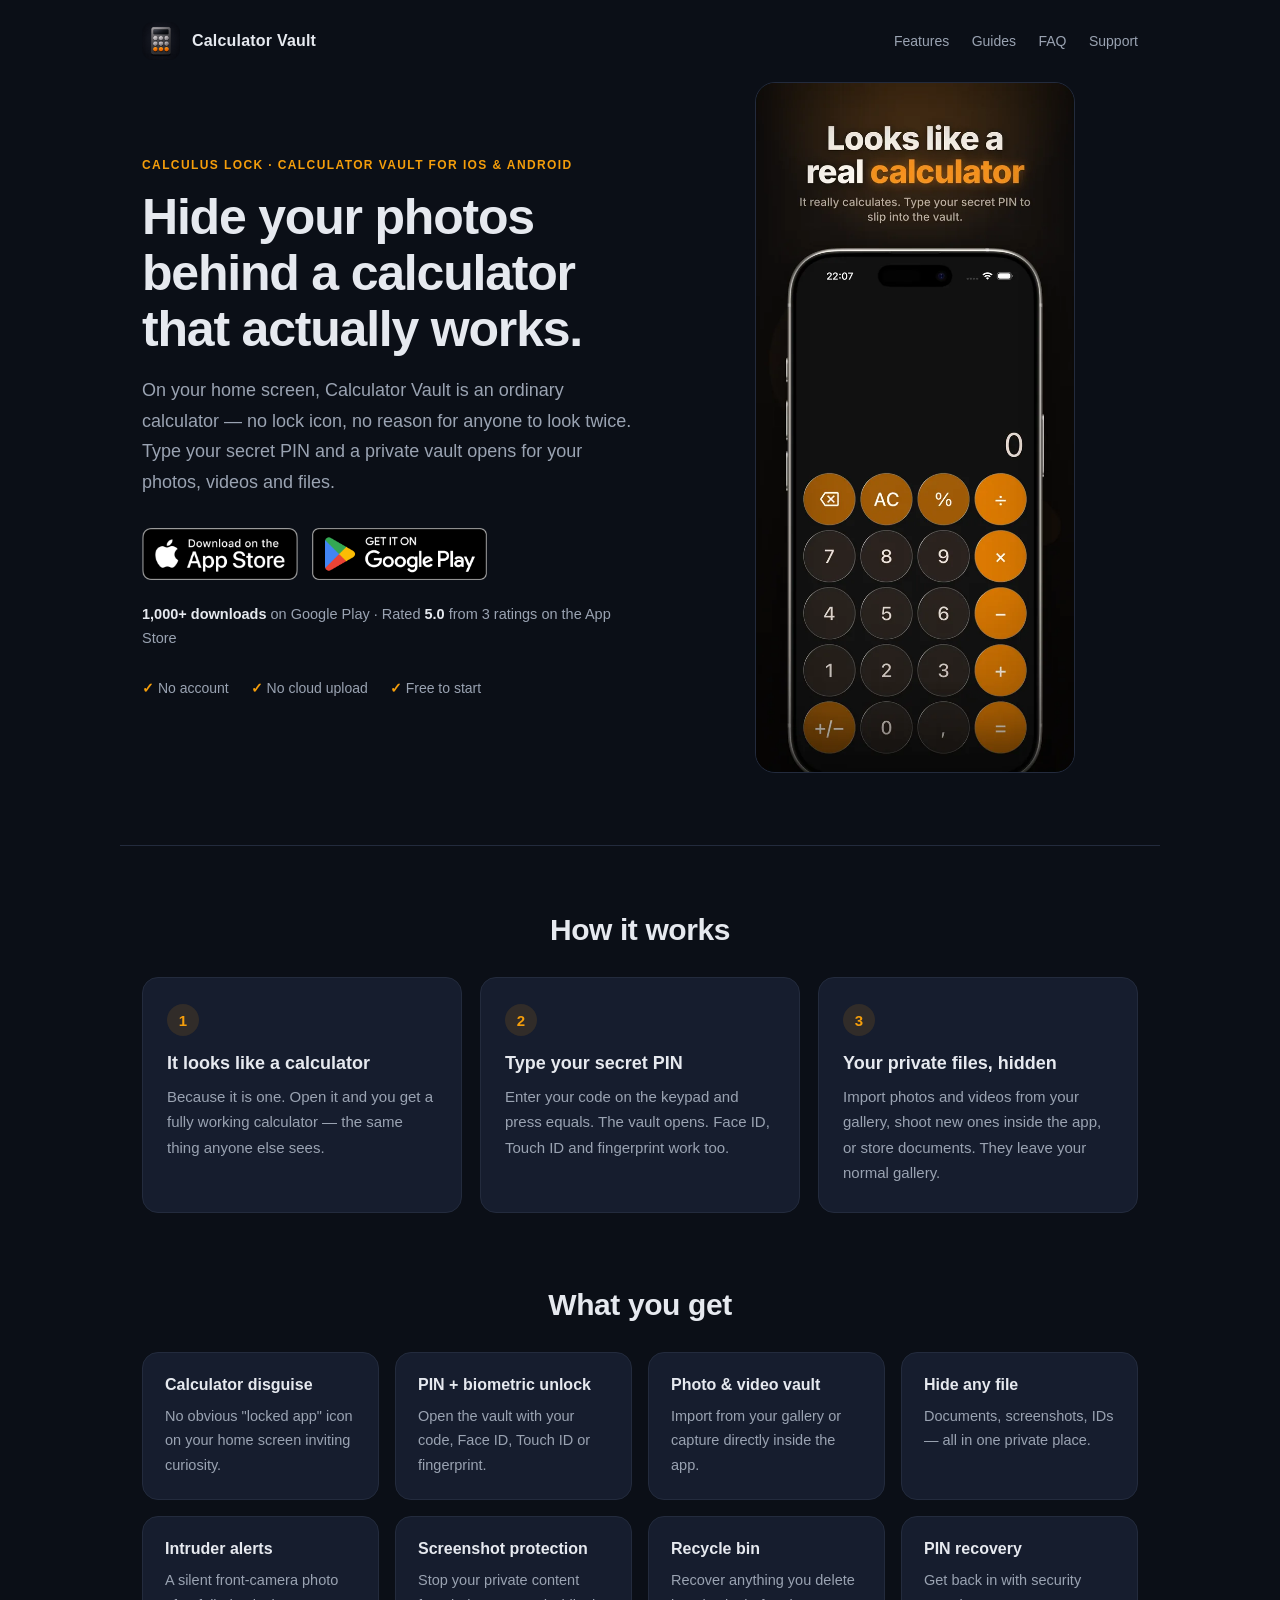
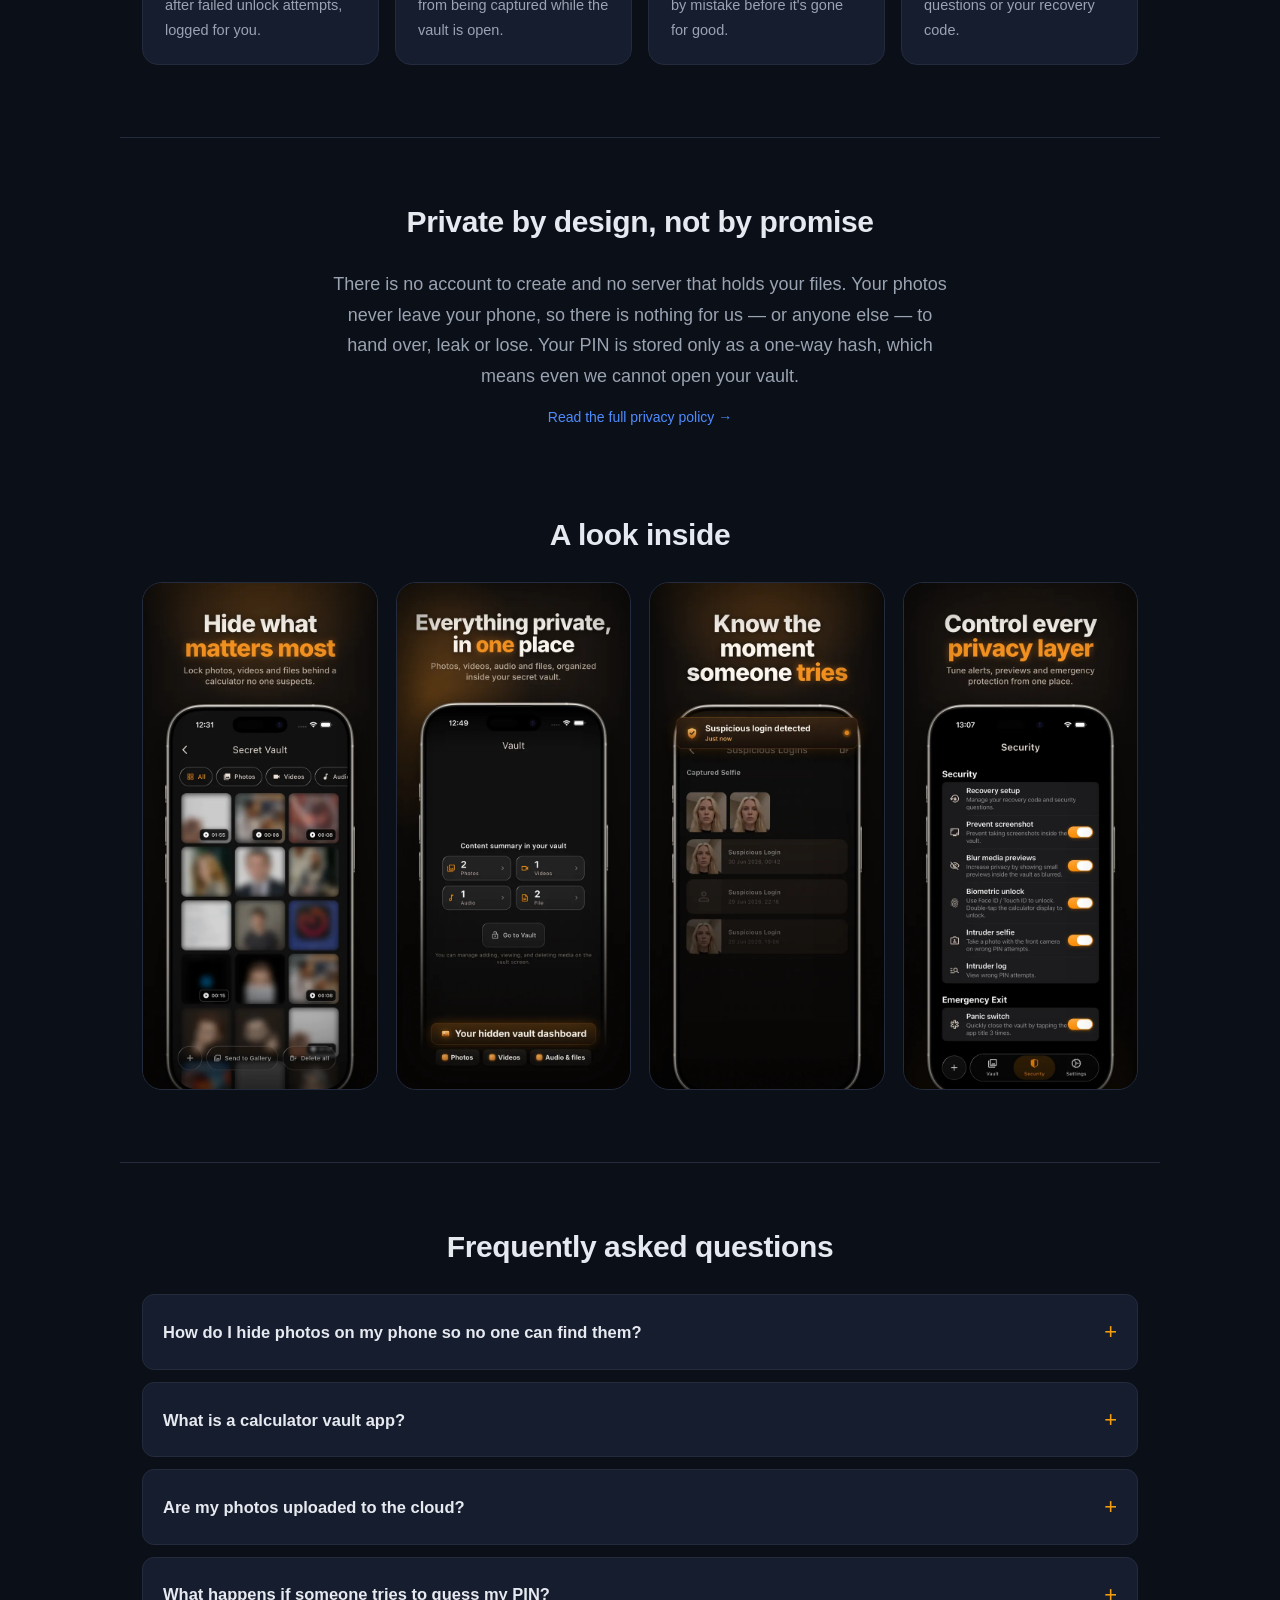
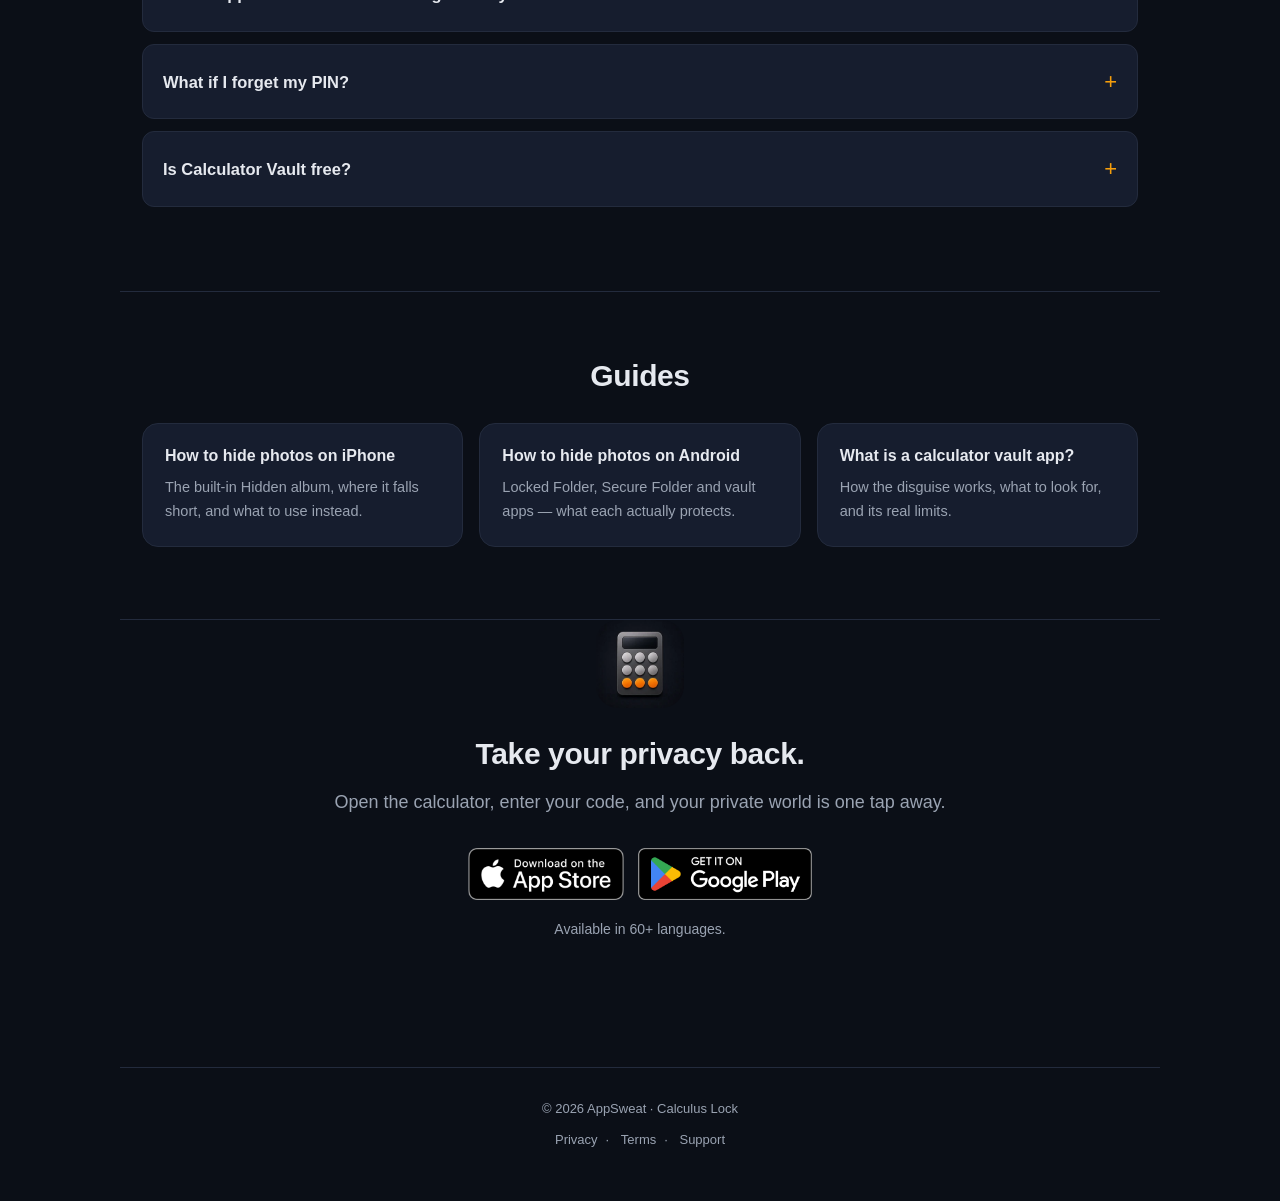
<file: index.html>
<!DOCTYPE html>
<html lang="en">
<head>
  <meta charset="UTF-8" />
  <meta name="viewport" content="width=device-width, initial-scale=1.0" />

  <title>Calculator Vault — Hide Photos &amp; Videos Behind a Real Calculator</title>
  <meta name="description" content="Calculator Vault is a fully working calculator that hides a secret, PIN-locked vault for your private photos, videos and files. No account, no cloud — everything stays on your device." />
  <link rel="canonical" href="https://armagangok.github.io/calculus-lock-legal/" />

  <meta name="theme-color" content="#0b0f17" />
  <meta name="robots" content="index, follow, max-image-preview:large" />

  <!-- Open Graph -->
  <meta property="og:type" content="website" />
  <meta property="og:site_name" content="Calculator Vault" />
  <meta property="og:title" content="Calculator Vault — Hide Photos &amp; Videos Behind a Real Calculator" />
  <meta property="og:description" content="A real calculator on the outside. A PIN-locked private vault on the inside. Nothing ever leaves your device." />
  <meta property="og:url" content="https://armagangok.github.io/calculus-lock-legal/" />
  <meta property="og:image" content="https://armagangok.github.io/calculus-lock-legal/assets/og-image.jpg" />
  <meta property="og:image:width" content="1200" />
  <meta property="og:image:height" content="630" />

  <!-- Twitter -->
  <meta name="twitter:card" content="summary_large_image" />
  <meta name="twitter:title" content="Calculator Vault — Hide Photos &amp; Videos Behind a Real Calculator" />
  <meta name="twitter:description" content="A real calculator on the outside. A PIN-locked private vault on the inside. Nothing ever leaves your device." />
  <meta name="twitter:image" content="https://armagangok.github.io/calculus-lock-legal/assets/og-image.jpg" />

  <link rel="icon" type="image/png" href="app-icon.png" />
  <link rel="apple-touch-icon" href="app-icon.png" />
  <link rel="stylesheet" href="style.css" />
  <link rel="stylesheet" href="home.css" />

  <script type="application/ld+json">
  {
    "@context": "https://schema.org",
    "@graph": [
      {
        "@type": "SoftwareApplication",
        "name": "Calculus Lock",
        "alternateName": ["Calculator Vault", "Calculator Vault - Photo Vault", "Photo Vault - Calculator Lock"],
        "applicationCategory": "UtilitiesApplication",
        "operatingSystem": "iOS, Android",
        "description": "A fully working calculator that hides a PIN-locked private vault for photos, videos and files. All data stays on the device — no accounts, no cloud.",
        "image": "https://armagangok.github.io/calculus-lock-legal/assets/og-image.jpg",
        "url": "https://armagangok.github.io/calculus-lock-legal/",
        "author": { "@type": "Organization", "name": "AppSweat" },
        "publisher": { "@type": "Organization", "name": "AppSweat" },
        "offers": { "@type": "Offer", "price": "0", "priceCurrency": "USD" },
        "aggregateRating": { "@type": "AggregateRating", "ratingValue": "5", "ratingCount": "3" },
        "featureList": [
          "Calculator disguise",
          "PIN and biometric unlock",
          "Private photo and video vault",
          "Hide any file type",
          "Intruder alerts",
          "Screenshot protection",
          "Recycle bin",
          "PIN recovery"
        ]
      },
      {
        "@type": "FAQPage",
        "mainEntity": [
          {
            "@type": "Question",
            "name": "How do I hide photos on my phone so no one can find them?",
            "acceptedAnswer": { "@type": "Answer", "text": "Install Calculator Vault. On your home screen it is an ordinary calculator, so there is no locked-app icon to attract attention. Enter your secret PIN on the calculator keypad and the hidden vault opens. Move photos into the vault and they are removed from your normal gallery." }
          },
          {
            "@type": "Question",
            "name": "What is a calculator vault app?",
            "acceptedAnswer": { "@type": "Answer", "text": "A calculator vault is an app that works as a real calculator but unlocks a private, password-protected storage area when you type a secret code. It hides private photos, videos and files in plain sight, without advertising that anything is hidden." }
          },
          {
            "@type": "Question",
            "name": "Are my photos uploaded to the cloud?",
            "acceptedAnswer": { "@type": "Answer", "text": "No. Calculator Vault has no accounts, no sign-up and no servers that can read your content. Everything stays in encrypted storage on your own device, and your PIN is kept only as a one-way hash." }
          },
          {
            "@type": "Question",
            "name": "What happens if someone tries to guess my PIN?",
            "acceptedAnswer": { "@type": "Answer", "text": "After failed unlock attempts Calculator Vault silently takes a photo with the front camera and records the attempt in an intruder log, so you can see who tried to get in." }
          },
          {
            "@type": "Question",
            "name": "What if I forget my PIN?",
            "acceptedAnswer": { "@type": "Answer", "text": "You can get back in with your security questions or your recovery code. Because nothing is stored on a server, these are the only ways back in — keep your recovery code somewhere safe." }
          },
          {
            "@type": "Question",
            "name": "Is Calculator Vault free?",
            "acceptedAnswer": { "@type": "Answer", "text": "Yes. The calculator disguise, PIN and biometric unlock, and the photo and video vault are free. Calculator Vault Pro adds unlimited storage, the intruder log with capture photos, screenshot protection and an ad-free experience." }
          }
        ]
      }
    ]
  }
  </script>
</head>
<body>
  <header class="topbar">
    <a class="brand" href="index.html">
      <img class="logo" src="app-icon.png" alt="" width="38" height="38" />
      <span>Calculator Vault</span>
    </a>
    <nav class="nav">
      <a href="#features">Features</a>
      <a href="#guides">Guides</a>
      <a href="#faq">FAQ</a>
      <a href="support.html">Support</a>
    </nav>
  </header>

  <main>
    <!-- ================= HERO ================= -->
    <section class="wrap hero-v2">
      <div class="hero-copy">
        <p class="eyebrow">Calculus Lock · Calculator vault for iOS &amp; Android</p>
        <h1>Hide your photos behind a calculator that actually works.</h1>
        <p class="lede">
          On your home screen, Calculator Vault is an ordinary calculator — no lock icon, no reason for anyone to look twice.
          Type your secret PIN and a private vault opens for your photos, videos and files.
        </p>

        <div class="badges">
          <a class="badge-link" href="https://apps.apple.com/app/calculator-vault-photo-vault/id6775427412?ct=web_home&amp;mt=8" rel="nofollow">
            <img src="assets/badge-app-store.png" alt="Download Calculator Vault on the App Store" width="160" height="53" />
          </a>
          <a class="badge-link" href="https://play.google.com/store/apps/details?id=com.AppSweat.calculus_lock&amp;referrer=utm_source%3Dweb%26utm_medium%3Dbadge%26utm_campaign%3Dweb_home" rel="nofollow">
            <img src="assets/badge-google-play.png" alt="Get Calculator Vault on Google Play" width="180" height="53" />
          </a>
        </div>

        <p class="proof"><strong>1,000+ downloads</strong> on Google Play · Rated <strong>5.0</strong> from 3 ratings on the App Store</p>

        <ul class="trust">
          <li>No account</li>
          <li>No cloud upload</li>
          <li>Free to start</li>
        </ul>
      </div>

      <div class="hero-shot">
        <img src="assets/screen-calculator-disguise.webp"
             alt="Calculator Vault running as a normal calculator on an iPhone home screen"
             width="620" height="1344" fetchpriority="high" />
      </div>
    </section>

    <!-- ================= HOW IT WORKS ================= -->
    <section class="wrap band" id="how">
      <h2>How it works</h2>
      <ol class="steps">
        <li>
          <span class="step-n">1</span>
          <h3>It looks like a calculator</h3>
          <p>Because it is one. Open it and you get a fully working calculator — the same thing anyone else sees.</p>
        </li>
        <li>
          <span class="step-n">2</span>
          <h3>Type your secret PIN</h3>
          <p>Enter your code on the keypad and press equals. The vault opens. Face ID, Touch ID and fingerprint work too.</p>
        </li>
        <li>
          <span class="step-n">3</span>
          <h3>Your private files, hidden</h3>
          <p>Import photos and videos from your gallery, shoot new ones inside the app, or store documents. They leave your normal gallery.</p>
        </li>
      </ol>
    </section>

    <!-- ================= FEATURES ================= -->
    <section class="wrap" id="features">
      <h2>What you get</h2>
      <div class="feat-grid">
        <div class="feat"><h3>Calculator disguise</h3><p>No obvious "locked app" icon on your home screen inviting curiosity.</p></div>
        <div class="feat"><h3>PIN + biometric unlock</h3><p>Open the vault with your code, Face ID, Touch ID or fingerprint.</p></div>
        <div class="feat"><h3>Photo &amp; video vault</h3><p>Import from your gallery or capture directly inside the app.</p></div>
        <div class="feat"><h3>Hide any file</h3><p>Documents, screenshots, IDs — all in one private place.</p></div>
        <div class="feat"><h3>Intruder alerts</h3><p>A silent front-camera photo after failed unlock attempts, logged for you.</p></div>
        <div class="feat"><h3>Screenshot protection</h3><p>Stop your private content from being captured while the vault is open.</p></div>
        <div class="feat"><h3>Recycle bin</h3><p>Recover anything you delete by mistake before it's gone for good.</p></div>
        <div class="feat"><h3>PIN recovery</h3><p>Get back in with security questions or your recovery code.</p></div>
      </div>
    </section>

    <!-- ================= PRIVACY ================= -->
    <section class="wrap band" id="privacy">
      <h2>Private by design, not by promise</h2>
      <p class="lede center">
        There is no account to create and no server that holds your files. Your photos never leave your phone,
        so there is nothing for us — or anyone else — to hand over, leak or lose. Your PIN is stored only as a
        one-way hash, which means even we cannot open your vault.
      </p>
      <p class="center small"><a href="privacy.html">Read the full privacy policy →</a></p>
    </section>

    <!-- ================= SCREENSHOTS ================= -->
    <section class="wrap" id="screens">
      <h2>A look inside</h2>
      <div class="shots">
        <img src="assets/screen-secret-vault.webp" alt="The hidden vault in Calculator Vault showing private photos" width="620" height="1344" loading="lazy" />
        <img src="assets/screen-vault-home.webp" alt="Calculator Vault vault home with photo, video and file albums" width="620" height="1344" loading="lazy" />
        <img src="assets/screen-login-alerts.webp" alt="Intruder alert log with a photo captured after a failed unlock attempt" width="620" height="1344" loading="lazy" />
        <img src="assets/screen-security.webp" alt="Calculator Vault security settings including biometric unlock and screenshot protection" width="620" height="1344" loading="lazy" />
      </div>
    </section>

    <!-- ================= FAQ ================= -->
    <section class="wrap band" id="faq">
      <h2>Frequently asked questions</h2>

      <details>
        <summary>How do I hide photos on my phone so no one can find them?</summary>
        <p>Install Calculator Vault. On your home screen it is an ordinary calculator, so there is no locked-app icon to attract attention. Enter your secret PIN on the calculator keypad and the hidden vault opens. Move photos into the vault and they are removed from your normal gallery.</p>
      </details>

      <details>
        <summary>What is a calculator vault app?</summary>
        <p>A calculator vault works as a real calculator but unlocks a private, password-protected storage area when you type a secret code. It hides private photos, videos and files in plain sight, without advertising that anything is hidden at all.</p>
      </details>

      <details>
        <summary>Are my photos uploaded to the cloud?</summary>
        <p>No. Calculator Vault has no accounts, no sign-up and no servers that can read your content. Everything stays on your own device, and your PIN is kept only as a one-way hash.</p>
      </details>

      <details>
        <summary>What happens if someone tries to guess my PIN?</summary>
        <p>After failed unlock attempts Calculator Vault silently takes a photo with the front camera and records the attempt in an intruder log, so you can see who tried to get in.</p>
      </details>

      <details>
        <summary>What if I forget my PIN?</summary>
        <p>You can get back in with your security questions or your recovery code. Because nothing is stored on a server, these are the only ways back in — keep your recovery code somewhere safe.</p>
      </details>

      <details>
        <summary>Is Calculator Vault free?</summary>
        <p>Yes. The calculator disguise, PIN and biometric unlock, and the photo and video vault are free. Calculator Vault Pro adds unlimited storage, the intruder log with capture photos, screenshot protection and an ad-free experience.</p>
      </details>
    </section>

    <!-- ================= GUIDES ================= -->
    <section class="wrap band" id="guides">
      <h2>Guides</h2>
      <div class="feat-grid" style="grid-template-columns:repeat(auto-fit,minmax(260px,1fr))">
        <a class="feat" href="hide-photos-iphone.html">
          <h3>How to hide photos on iPhone</h3>
          <p>The built-in Hidden album, where it falls short, and what to use instead.</p>
        </a>
        <a class="feat" href="hide-photos-android.html">
          <h3>How to hide photos on Android</h3>
          <p>Locked Folder, Secure Folder and vault apps — what each actually protects.</p>
        </a>
        <a class="feat" href="calculator-vault-app.html">
          <h3>What is a calculator vault app?</h3>
          <p>How the disguise works, what to look for, and its real limits.</p>
        </a>
      </div>
    </section>

    <!-- ================= FINAL CTA ================= -->
    <section class="wrap cta">
      <img class="cta-icon" src="assets/icon-256.webp" alt="" width="88" height="88" loading="lazy" />
      <h2>Take your privacy back.</h2>
      <p class="lede center">Open the calculator, enter your code, and your private world is one tap away.</p>
      <div class="badges center">
        <a class="badge-link" href="https://apps.apple.com/app/calculator-vault-photo-vault/id6775427412?ct=web_footer&amp;mt=8" rel="nofollow">
          <img src="assets/badge-app-store.png" alt="Download Calculator Vault on the App Store" width="160" height="53" loading="lazy" />
        </a>
        <a class="badge-link" href="https://play.google.com/store/apps/details?id=com.AppSweat.calculus_lock&amp;referrer=utm_source%3Dweb%26utm_medium%3Dbadge%26utm_campaign%3Dweb_footer" rel="nofollow">
          <img src="assets/badge-google-play.png" alt="Get Calculator Vault on Google Play" width="180" height="53" loading="lazy" />
        </a>
      </div>
      <p class="small center">Available in 60+ languages.</p>
    </section>
  </main>

  <footer>
    <div>© <span id="y"></span> AppSweat · Calculus Lock</div>
    <div style="margin-top:8px">
      <a href="privacy.html">Privacy</a>·
      <a href="terms.html">Terms</a>·
      <a href="support.html">Support</a>
    </div>
  </footer>
  <script>document.getElementById('y').textContent = new Date().getFullYear();</script>
</body>
</html>
</file>
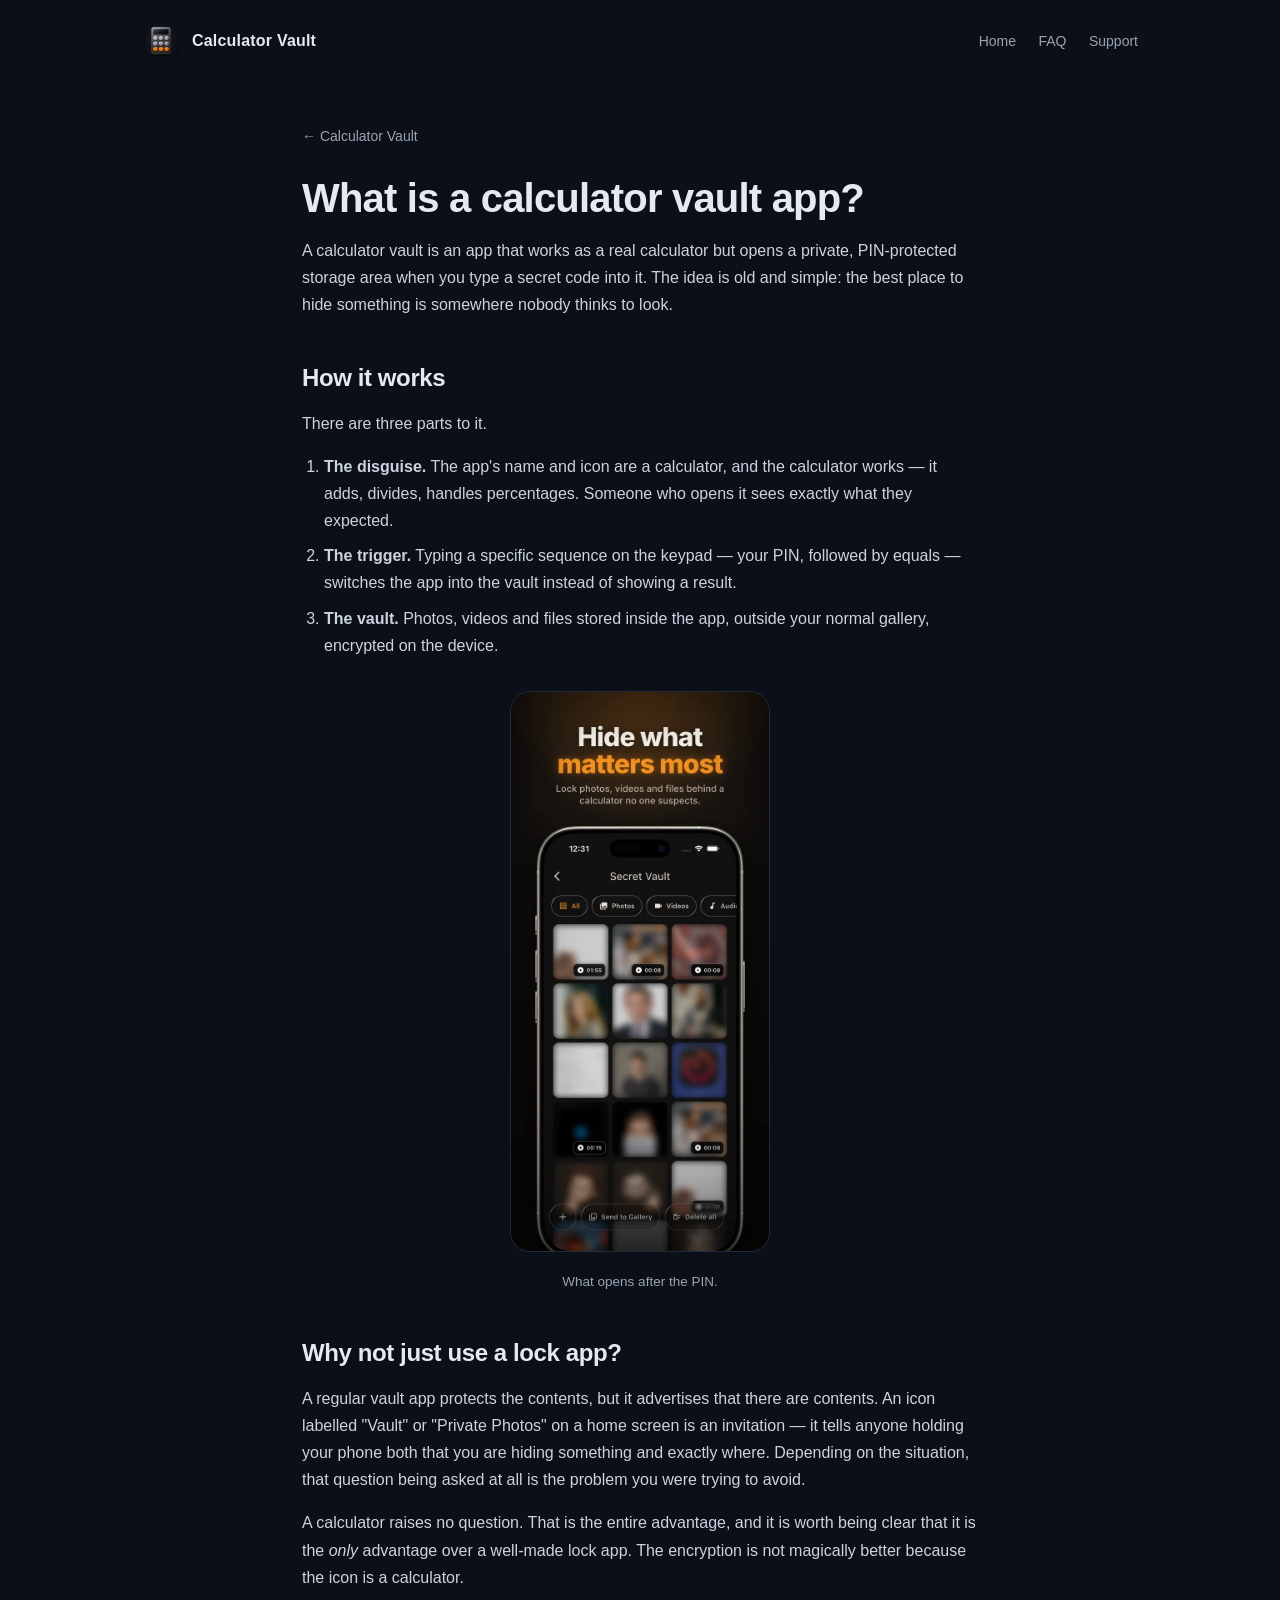
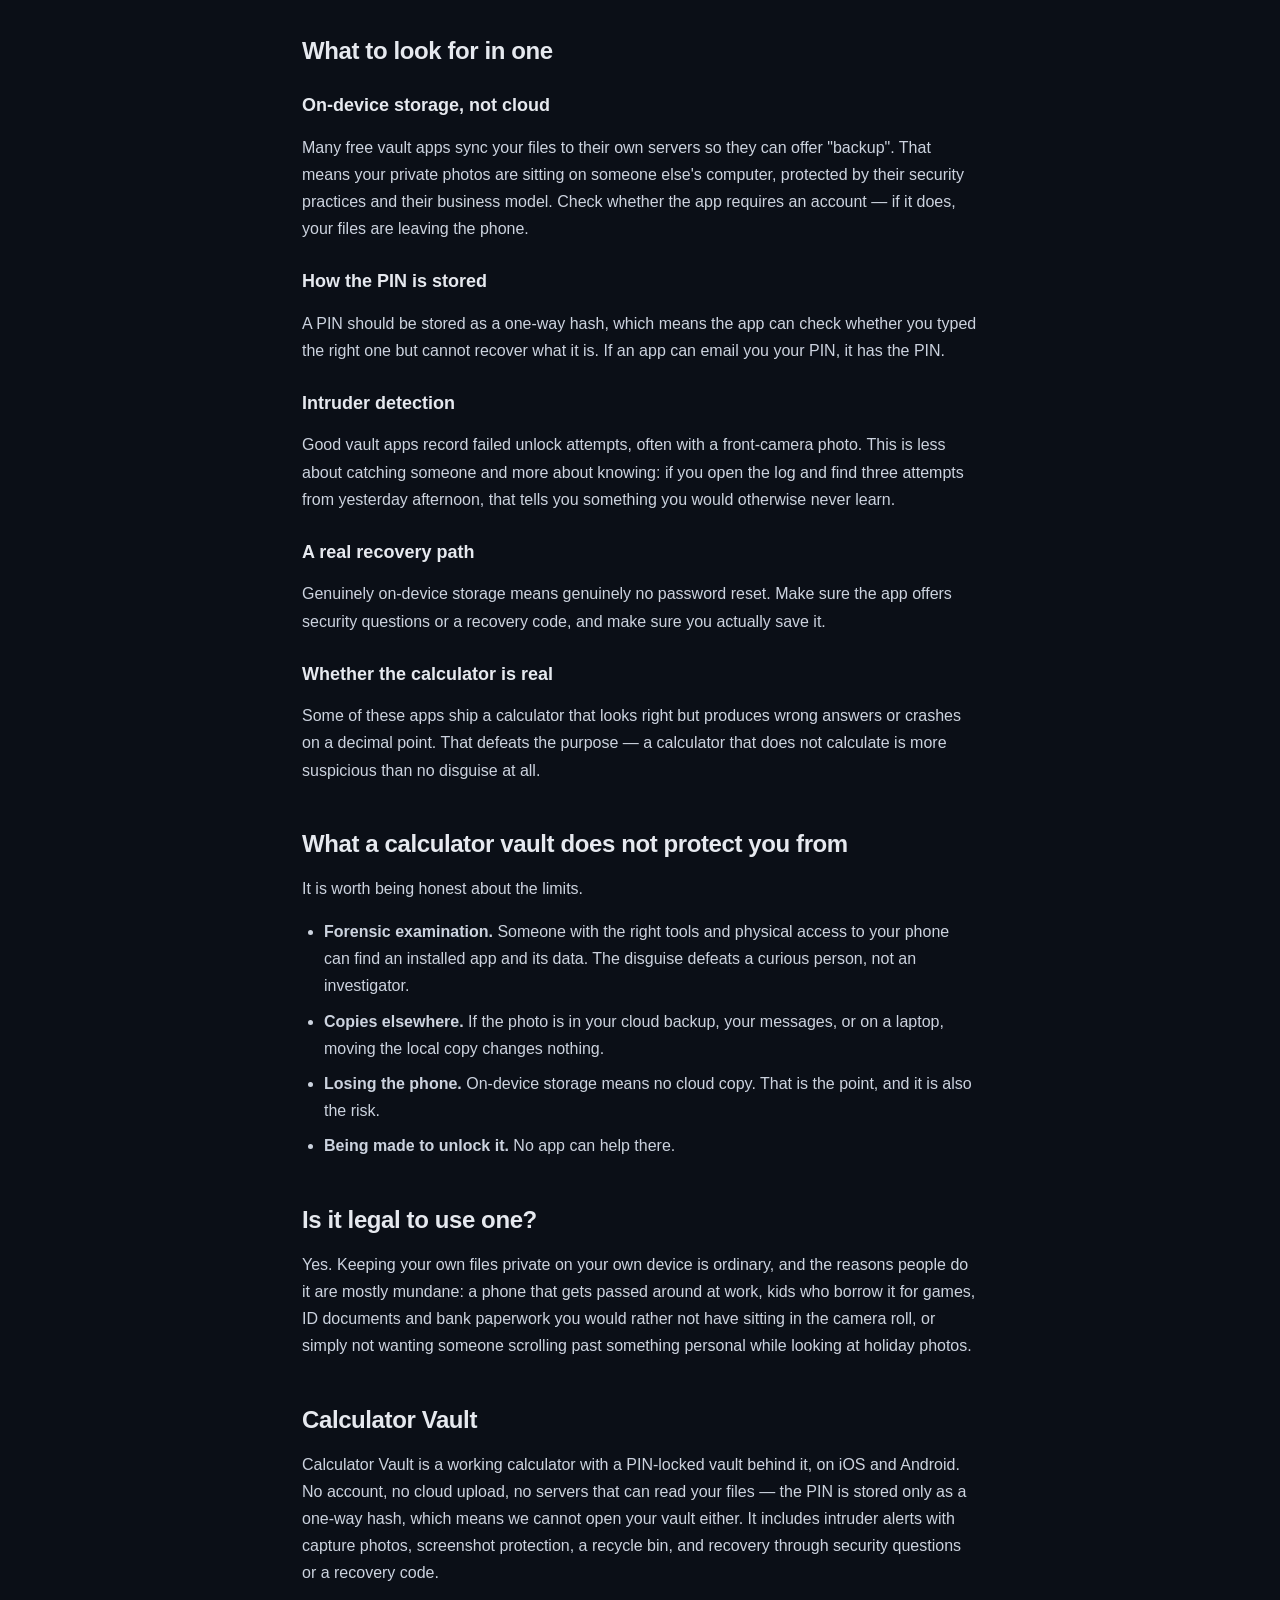
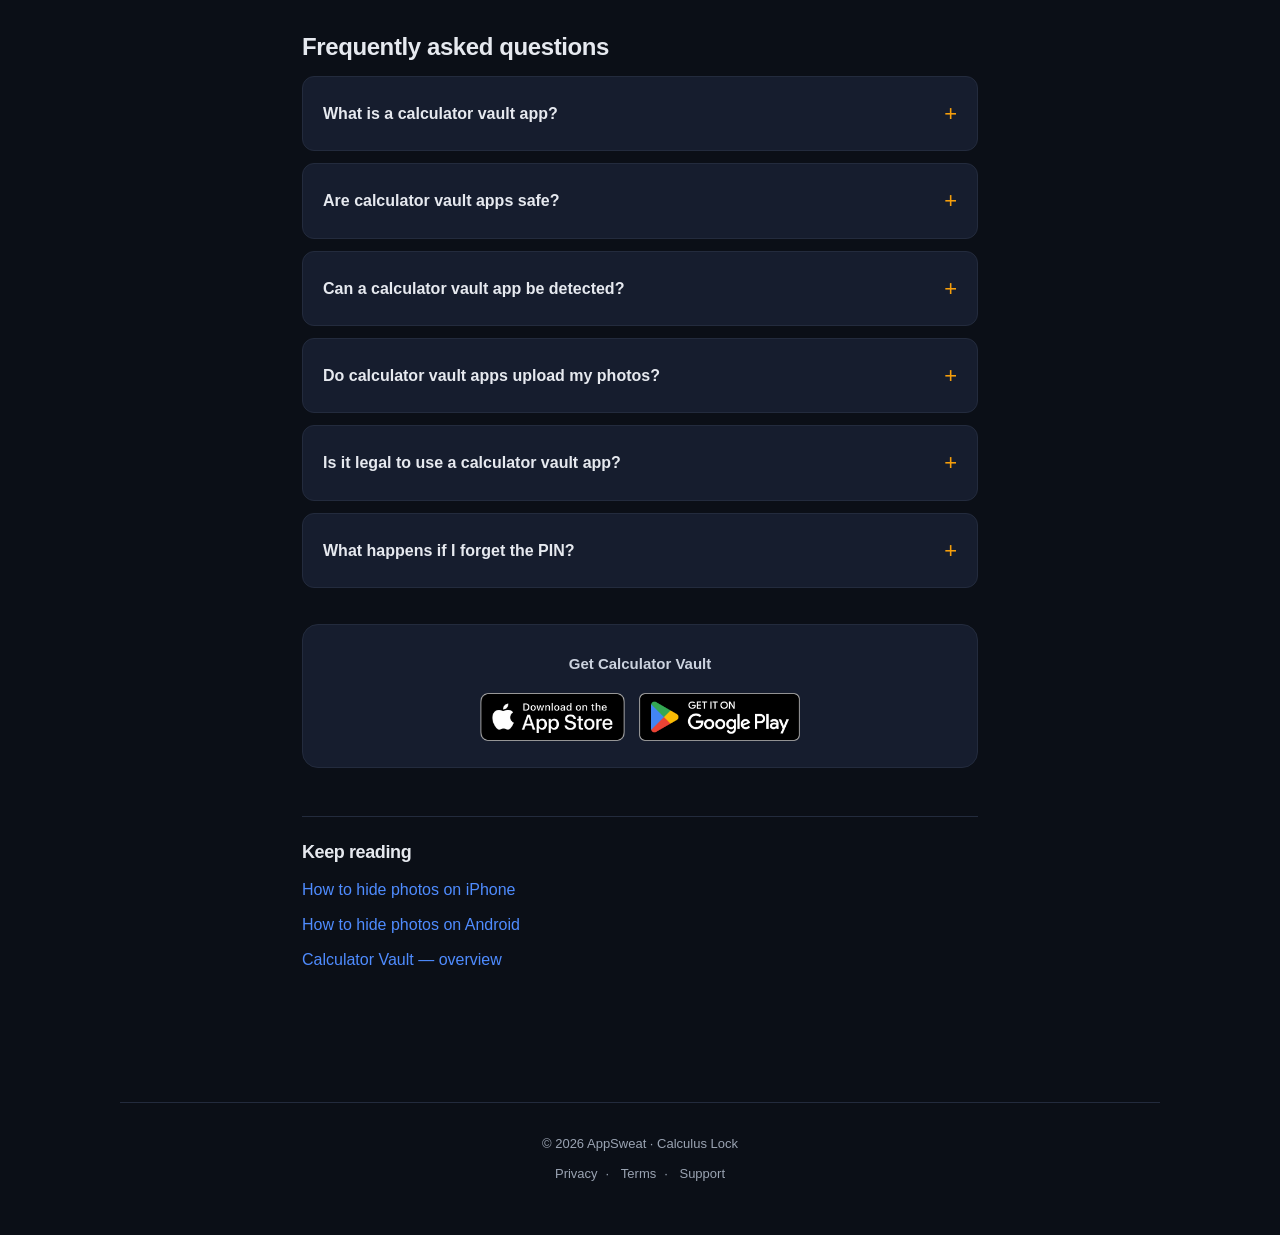
<file: calculator-vault-app.html>
<!DOCTYPE html>
<html lang="en">
<head>
  <meta charset="UTF-8" />
  <meta name="viewport" content="width=device-width, initial-scale=1.0" />

  <title>What Is a Calculator Vault App and How Does It Work?</title>
  <meta name="description" content="How calculator vault apps hide photos in plain sight, what to look for in one, and what they genuinely do not protect you from." />
  <link rel="canonical" href="https://armagangok.github.io/calculus-lock-legal/calculator-vault-app.html" />
  <meta name="theme-color" content="#0b0f17" />
  <meta name="robots" content="index, follow, max-image-preview:large" />

  <meta property="og:type" content="article" />
  <meta property="og:site_name" content="Calculator Vault" />
  <meta property="og:title" content="What Is a Calculator Vault App and How Does It Work?" />
  <meta property="og:description" content="How calculator vault apps hide photos in plain sight, what to look for in one, and what they genuinely do not protect you from." />
  <meta property="og:url" content="https://armagangok.github.io/calculus-lock-legal/calculator-vault-app.html" />
  <meta property="og:image" content="https://armagangok.github.io/calculus-lock-legal/assets/og-image.jpg" />
  <meta property="og:image:width" content="1200" />
  <meta property="og:image:height" content="630" />
  <meta name="twitter:card" content="summary_large_image" />
  <meta name="twitter:title" content="What Is a Calculator Vault App and How Does It Work?" />
  <meta name="twitter:description" content="How calculator vault apps hide photos in plain sight, what to look for in one, and what they genuinely do not protect you from." />
  <meta name="twitter:image" content="https://armagangok.github.io/calculus-lock-legal/assets/og-image.jpg" />

  <link rel="icon" type="image/png" href="app-icon.png" />
  <link rel="apple-touch-icon" href="app-icon.png" />
  <link rel="stylesheet" href="style.css" />
  <link rel="stylesheet" href="home.css" />

  <script type="application/ld+json">
{
  "@context": "https://schema.org",
  "@graph": [
    {
      "@type": "BreadcrumbList",
      "itemListElement": [
        {
          "@type": "ListItem",
          "position": 1,
          "name": "Calculator Vault",
          "item": "https://armagangok.github.io/calculus-lock-legal/"
        },
        {
          "@type": "ListItem",
          "position": 2,
          "name": "Calculator vault apps",
          "item": "https://armagangok.github.io/calculus-lock-legal/calculator-vault-app.html"
        }
      ]
    },
    {
      "@type": "FAQPage",
      "mainEntity": [
        {
          "@type": "Question",
          "name": "What is a calculator vault app?",
          "acceptedAnswer": {
            "@type": "Answer",
            "text": "An app that functions as a real calculator but unlocks a private, PIN-protected storage area for photos, videos and files when you type a secret code on the keypad."
          }
        },
        {
          "@type": "Question",
          "name": "Are calculator vault apps safe?",
          "acceptedAnswer": {
            "@type": "Answer",
            "text": "The good ones store files encrypted on your device and keep your PIN only as a one-way hash. Be careful with apps that require an account, because that usually means your files are being uploaded to someone else's servers."
          }
        },
        {
          "@type": "Question",
          "name": "Can a calculator vault app be detected?",
          "acceptedAnswer": {
            "@type": "Answer",
            "text": "By a curious person, no \u2014 it looks and works like a calculator. By someone examining the phone with forensic tools, yes. The disguise protects against people, not investigations."
          }
        },
        {
          "@type": "Question",
          "name": "Do calculator vault apps upload my photos?",
          "acceptedAnswer": {
            "@type": "Answer",
            "text": "Some do. Calculator Vault does not: there is no account and no server involved, so everything stays on your device."
          }
        },
        {
          "@type": "Question",
          "name": "Is it legal to use a calculator vault app?",
          "acceptedAnswer": {
            "@type": "Answer",
            "text": "Yes. Keeping your own files private on your own device is entirely ordinary."
          }
        },
        {
          "@type": "Question",
          "name": "What happens if I forget the PIN?",
          "acceptedAnswer": {
            "@type": "Answer",
            "text": "With a properly built vault there is no password reset, because nothing is stored on a server. You get back in with your security questions or recovery code, which is why you should save the code when you set the app up."
          }
        }
      ]
    }
  ]
}
  </script>
</head>
<body>
  <header class="topbar">
    <a class="brand" href="index.html">
      <img class="logo" src="app-icon.png" alt="" width="38" height="38" />
      <span>Calculator Vault</span>
    </a>
    <nav class="nav">
      <a href="index.html">Home</a>
      <a href="index.html#faq">FAQ</a>
      <a href="support.html">Support</a>
    </nav>
  </header>

  <main class="wrap guide">
    <a class="back" href="index.html">← Calculator Vault</a>
    <h1>What is a calculator vault app?</h1>

    <p>A calculator vault is an app that works as a real calculator but opens a private, PIN-protected storage area when you type a secret code into it. The idea is old and simple: the best place to hide something is somewhere nobody thinks to look.</p>

    <h2>How it works</h2>
    <p>There are three parts to it.</p>
    <ol>
      <li><strong>The disguise.</strong> The app's name and icon are a calculator, and the calculator works — it adds, divides, handles percentages. Someone who opens it sees exactly what they expected.</li>
      <li><strong>The trigger.</strong> Typing a specific sequence on the keypad — your PIN, followed by equals — switches the app into the vault instead of showing a result.</li>
      <li><strong>The vault.</strong> Photos, videos and files stored inside the app, outside your normal gallery, encrypted on the device.</li>
    </ol>

    <figure>
      <img src="assets/screen-secret-vault.webp" alt="The private vault inside Calculator Vault, showing hidden photos" width="620" height="1344" loading="lazy" />
      <figcaption>What opens after the PIN.</figcaption>
    </figure>

    <h2>Why not just use a lock app?</h2>
    <p>A regular vault app protects the contents, but it advertises that there are contents. An icon labelled "Vault" or "Private Photos" on a home screen is an invitation — it tells anyone holding your phone both that you are hiding something and exactly where. Depending on the situation, that question being asked at all is the problem you were trying to avoid.</p>
    <p>A calculator raises no question. That is the entire advantage, and it is worth being clear that it is the <em>only</em> advantage over a well-made lock app. The encryption is not magically better because the icon is a calculator.</p>

    <h2>What to look for in one</h2>
    <h3>On-device storage, not cloud</h3>
    <p>Many free vault apps sync your files to their own servers so they can offer "backup". That means your private photos are sitting on someone else's computer, protected by their security practices and their business model. Check whether the app requires an account — if it does, your files are leaving the phone.</p>

    <h3>How the PIN is stored</h3>
    <p>A PIN should be stored as a one-way hash, which means the app can check whether you typed the right one but cannot recover what it is. If an app can email you your PIN, it has the PIN.</p>

    <h3>Intruder detection</h3>
    <p>Good vault apps record failed unlock attempts, often with a front-camera photo. This is less about catching someone and more about knowing: if you open the log and find three attempts from yesterday afternoon, that tells you something you would otherwise never learn.</p>

    <h3>A real recovery path</h3>
    <p>Genuinely on-device storage means genuinely no password reset. Make sure the app offers security questions or a recovery code, and make sure you actually save it.</p>

    <h3>Whether the calculator is real</h3>
    <p>Some of these apps ship a calculator that looks right but produces wrong answers or crashes on a decimal point. That defeats the purpose — a calculator that does not calculate is more suspicious than no disguise at all.</p>

    <h2>What a calculator vault does not protect you from</h2>
    <p>It is worth being honest about the limits.</p>
    <ul>
      <li><strong>Forensic examination.</strong> Someone with the right tools and physical access to your phone can find an installed app and its data. The disguise defeats a curious person, not an investigator.</li>
      <li><strong>Copies elsewhere.</strong> If the photo is in your cloud backup, your messages, or on a laptop, moving the local copy changes nothing.</li>
      <li><strong>Losing the phone.</strong> On-device storage means no cloud copy. That is the point, and it is also the risk.</li>
      <li><strong>Being made to unlock it.</strong> No app can help there.</li>
    </ul>

    <h2>Is it legal to use one?</h2>
    <p>Yes. Keeping your own files private on your own device is ordinary, and the reasons people do it are mostly mundane: a phone that gets passed around at work, kids who borrow it for games, ID documents and bank paperwork you would rather not have sitting in the camera roll, or simply not wanting someone scrolling past something personal while looking at holiday photos.</p>

    <h2>Calculator Vault</h2>
    <p>Calculator Vault is a working calculator with a PIN-locked vault behind it, on iOS and Android. No account, no cloud upload, no servers that can read your files — the PIN is stored only as a one-way hash, which means we cannot open your vault either. It includes intruder alerts with capture photos, screenshot protection, a recycle bin, and recovery through security questions or a recovery code.</p>

    <h2>Frequently asked questions</h2>
      <details>
        <summary>What is a calculator vault app?</summary>
        <p>An app that functions as a real calculator but unlocks a private, PIN-protected storage area for photos, videos and files when you type a secret code on the keypad.</p>
      </details>
      <details>
        <summary>Are calculator vault apps safe?</summary>
        <p>The good ones store files encrypted on your device and keep your PIN only as a one-way hash. Be careful with apps that require an account, because that usually means your files are being uploaded to someone else&#x27;s servers.</p>
      </details>
      <details>
        <summary>Can a calculator vault app be detected?</summary>
        <p>By a curious person, no — it looks and works like a calculator. By someone examining the phone with forensic tools, yes. The disguise protects against people, not investigations.</p>
      </details>
      <details>
        <summary>Do calculator vault apps upload my photos?</summary>
        <p>Some do. Calculator Vault does not: there is no account and no server involved, so everything stays on your device.</p>
      </details>
      <details>
        <summary>Is it legal to use a calculator vault app?</summary>
        <p>Yes. Keeping your own files private on your own device is entirely ordinary.</p>
      </details>
      <details>
        <summary>What happens if I forget the PIN?</summary>
        <p>With a properly built vault there is no password reset, because nothing is stored on a server. You get back in with your security questions or recovery code, which is why you should save the code when you set the app up.</p>
      </details>

  <div class="store-cta">
    <p>Get Calculator Vault</p>
    <div class="store-badges">
      <a href="https://apps.apple.com/app/calculator-vault-photo-vault/id6775427412?ct=web_calculator_vault_app&amp;mt=8" rel="nofollow"><img src="assets/badge-app-store.png" alt="Download Calculator Vault on the App Store" width="160" height="53" loading="lazy" /></a>
      <a href="https://play.google.com/store/apps/details?id=com.AppSweat.calculus_lock&amp;referrer=utm_source%3Dweb%26utm_medium%3Dbadge%26utm_campaign%3Dweb_calculator_vault_app" rel="nofollow"><img src="assets/badge-google-play.png" alt="Get Calculator Vault on Google Play" width="180" height="53" loading="lazy" /></a>
    </div>
  </div>

    <nav class="related">
      <h2>Keep reading</h2>
      <ul>
        <li><a href="hide-photos-iphone.html">How to hide photos on iPhone</a></li>
        <li><a href="hide-photos-android.html">How to hide photos on Android</a></li>
        <li><a href="index.html">Calculator Vault — overview</a></li>
      </ul>
    </nav>
  </main>

  <footer>
    <div>© <span id="y"></span> AppSweat · Calculus Lock</div>
    <div style="margin-top:8px">
      <a href="privacy.html">Privacy</a>·
      <a href="terms.html">Terms</a>·
      <a href="support.html">Support</a>
    </div>
  </footer>
  <script>document.getElementById('y').textContent = new Date().getFullYear();</script>
</body>
</html>
</file>
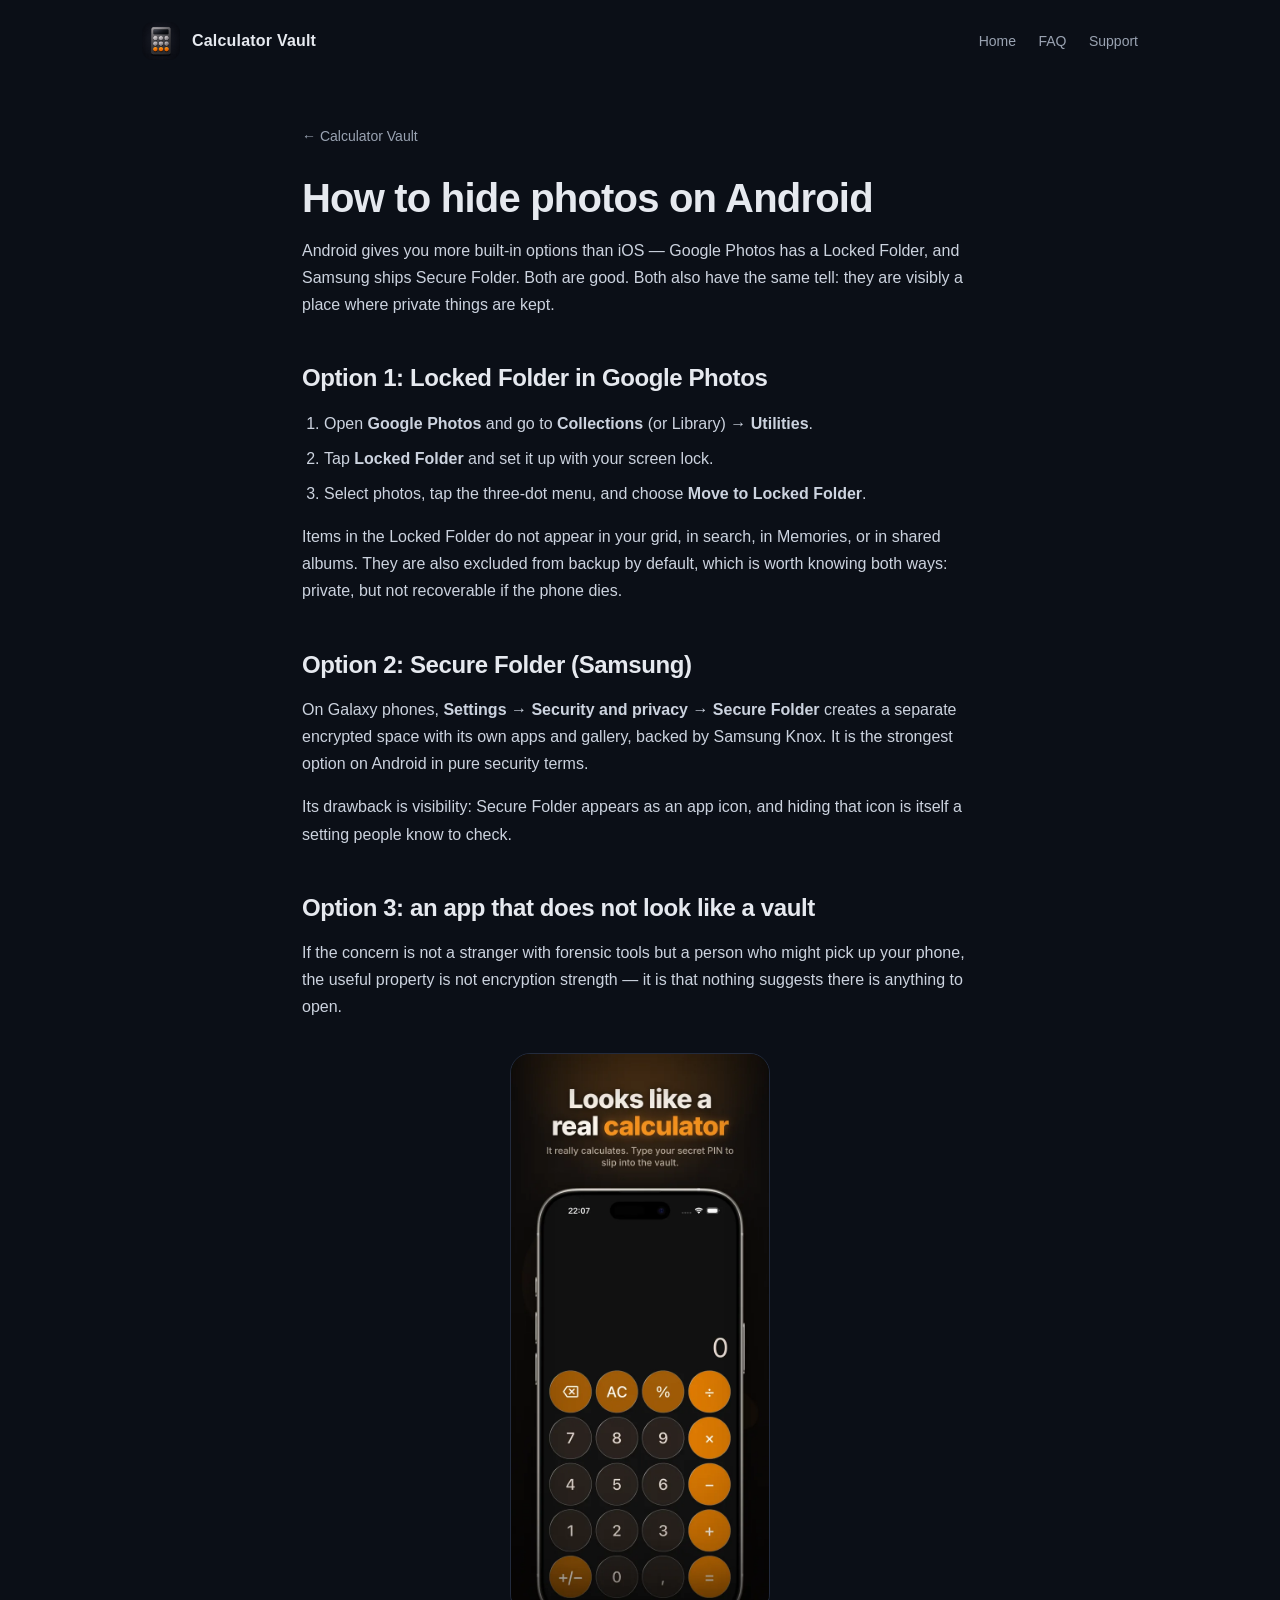
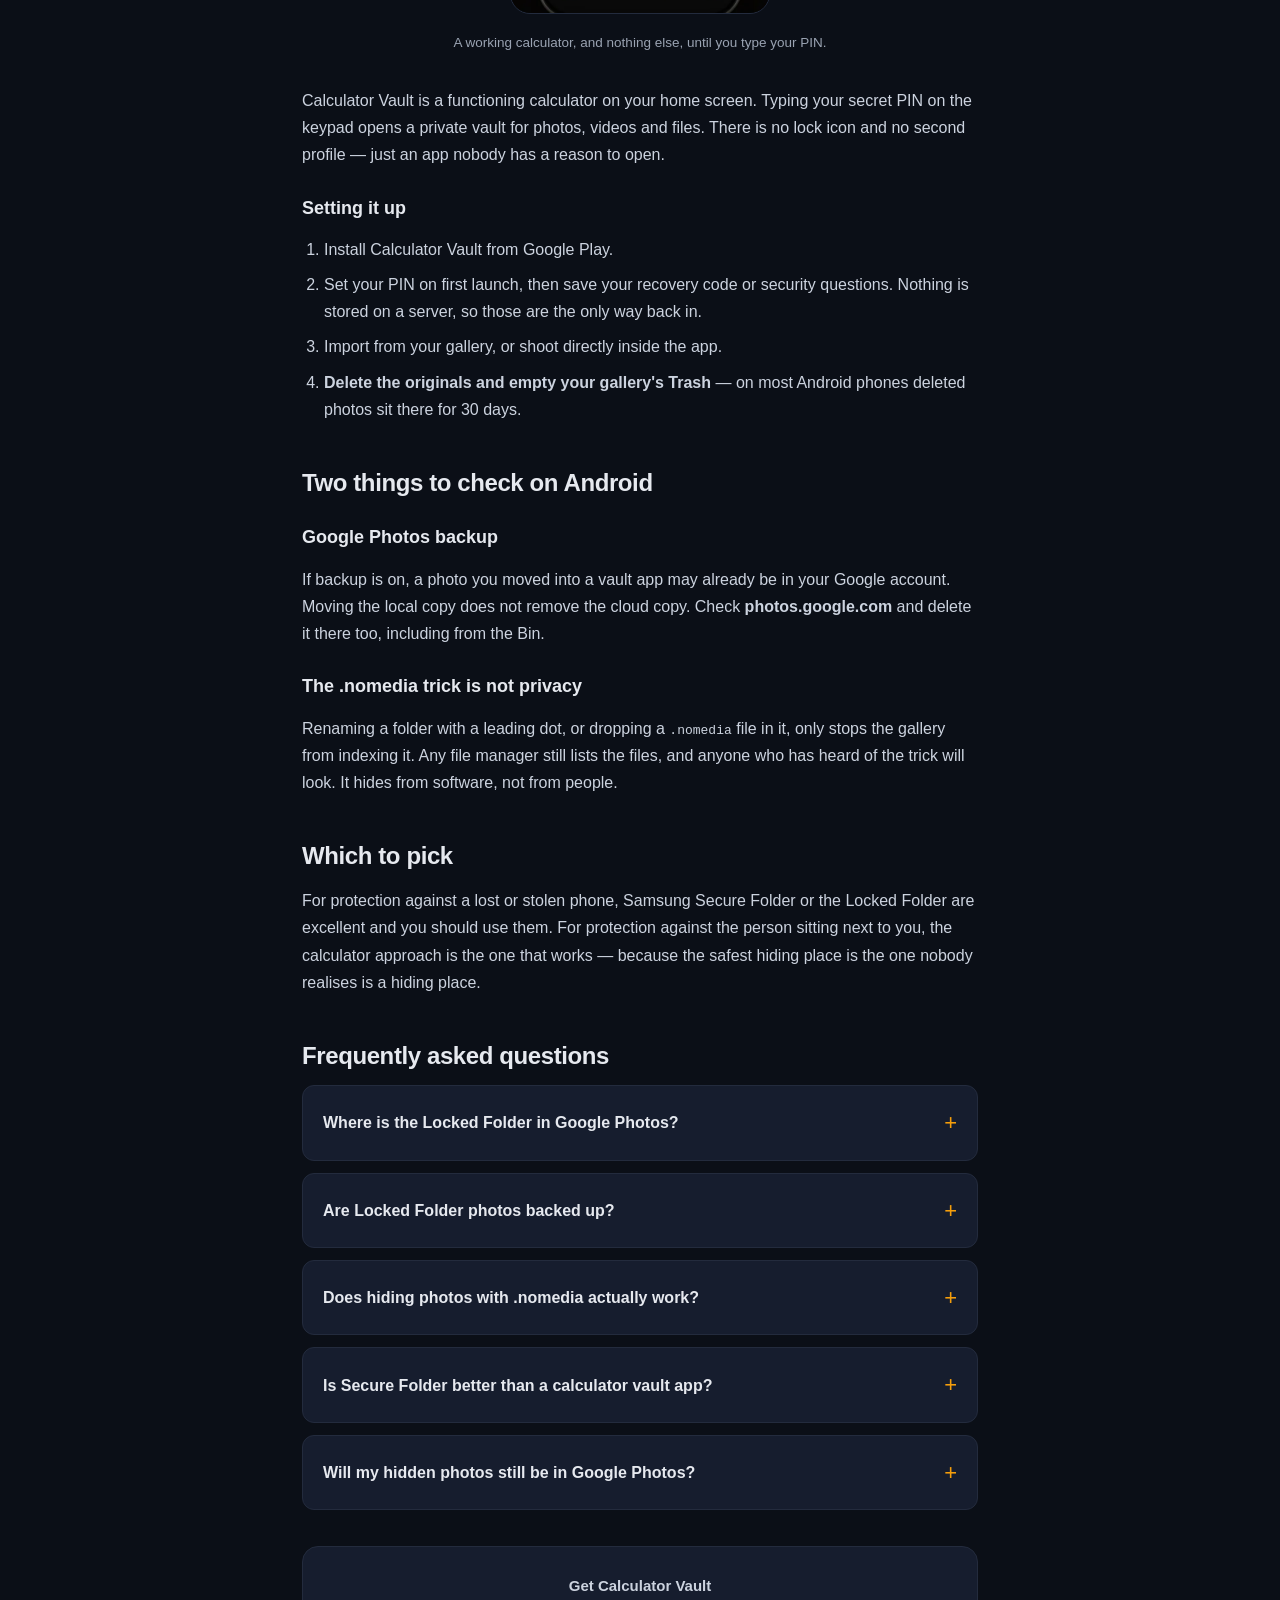
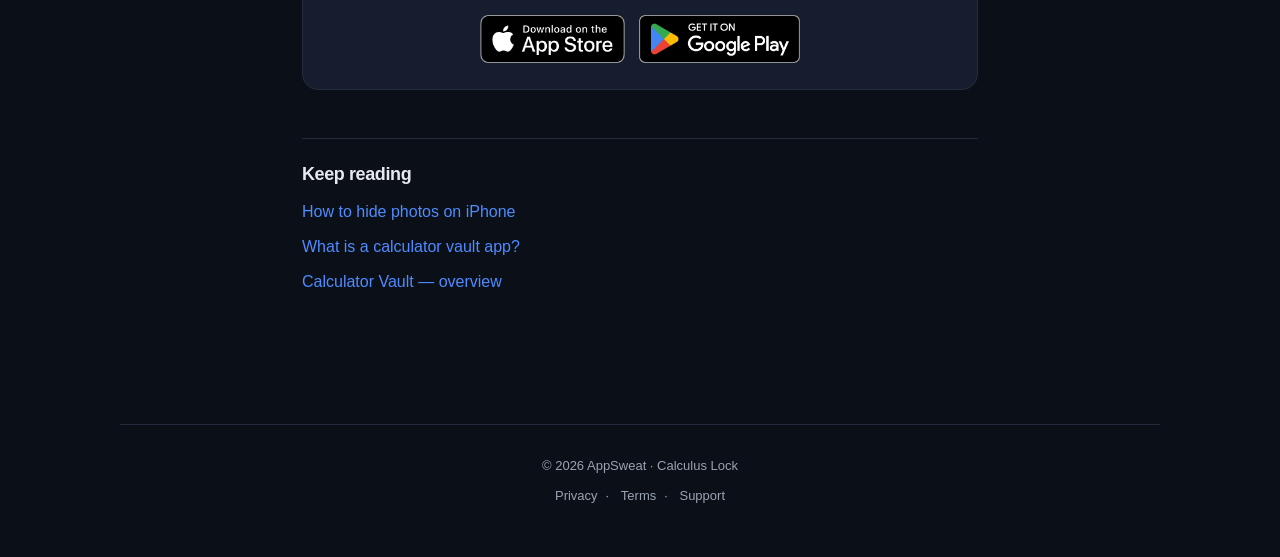
<file: hide-photos-android.html>
<!DOCTYPE html>
<html lang="en">
<head>
  <meta charset="UTF-8" />
  <meta name="viewport" content="width=device-width, initial-scale=1.0" />

  <title>How to Hide Photos on Android: Locked Folder vs Vault Apps</title>
  <meta name="description" content="Google Photos Locked Folder, Samsung Secure Folder and calculator vault apps compared — what each one actually protects against on Android." />
  <link rel="canonical" href="https://armagangok.github.io/calculus-lock-legal/hide-photos-android.html" />
  <meta name="theme-color" content="#0b0f17" />
  <meta name="robots" content="index, follow, max-image-preview:large" />

  <meta property="og:type" content="article" />
  <meta property="og:site_name" content="Calculator Vault" />
  <meta property="og:title" content="How to Hide Photos on Android: Locked Folder vs Vault Apps" />
  <meta property="og:description" content="Google Photos Locked Folder, Samsung Secure Folder and calculator vault apps compared — what each one actually protects against on Android." />
  <meta property="og:url" content="https://armagangok.github.io/calculus-lock-legal/hide-photos-android.html" />
  <meta property="og:image" content="https://armagangok.github.io/calculus-lock-legal/assets/og-image.jpg" />
  <meta property="og:image:width" content="1200" />
  <meta property="og:image:height" content="630" />
  <meta name="twitter:card" content="summary_large_image" />
  <meta name="twitter:title" content="How to Hide Photos on Android: Locked Folder vs Vault Apps" />
  <meta name="twitter:description" content="Google Photos Locked Folder, Samsung Secure Folder and calculator vault apps compared — what each one actually protects against on Android." />
  <meta name="twitter:image" content="https://armagangok.github.io/calculus-lock-legal/assets/og-image.jpg" />

  <link rel="icon" type="image/png" href="app-icon.png" />
  <link rel="apple-touch-icon" href="app-icon.png" />
  <link rel="stylesheet" href="style.css" />
  <link rel="stylesheet" href="home.css" />

  <script type="application/ld+json">
{
  "@context": "https://schema.org",
  "@graph": [
    {
      "@type": "BreadcrumbList",
      "itemListElement": [
        {
          "@type": "ListItem",
          "position": 1,
          "name": "Calculator Vault",
          "item": "https://armagangok.github.io/calculus-lock-legal/"
        },
        {
          "@type": "ListItem",
          "position": 2,
          "name": "Hide photos on Android",
          "item": "https://armagangok.github.io/calculus-lock-legal/hide-photos-android.html"
        }
      ]
    },
    {
      "@type": "FAQPage",
      "mainEntity": [
        {
          "@type": "Question",
          "name": "Where is the Locked Folder in Google Photos?",
          "acceptedAnswer": {
            "@type": "Answer",
            "text": "Open Google Photos, go to Collections or Library, then Utilities, and tap Locked Folder. It unlocks with your screen lock."
          }
        },
        {
          "@type": "Question",
          "name": "Are Locked Folder photos backed up?",
          "acceptedAnswer": {
            "@type": "Answer",
            "text": "No, not by default. That keeps them private but also means they are gone if you lose or reset the phone, so keep a separate copy of anything irreplaceable."
          }
        },
        {
          "@type": "Question",
          "name": "Does hiding photos with .nomedia actually work?",
          "acceptedAnswer": {
            "@type": "Answer",
            "text": "Only against the gallery app. A .nomedia file stops media scanning, but any file manager still shows the files and the trick is widely known."
          }
        },
        {
          "@type": "Question",
          "name": "Is Secure Folder better than a calculator vault app?",
          "acceptedAnswer": {
            "@type": "Answer",
            "text": "For raw security against a stolen device, yes \u2014 it is hardware-backed by Samsung Knox. But it is visible as a Secure Folder, so it does not help when the concern is someone who already has your unlocked phone."
          }
        },
        {
          "@type": "Question",
          "name": "Will my hidden photos still be in Google Photos?",
          "acceptedAnswer": {
            "@type": "Answer",
            "text": "If backup was on when the photo was taken, a copy is in your Google account regardless of what you do locally. Delete it at photos.google.com and empty the Bin."
          }
        }
      ]
    }
  ]
}
  </script>
</head>
<body>
  <header class="topbar">
    <a class="brand" href="index.html">
      <img class="logo" src="app-icon.png" alt="" width="38" height="38" />
      <span>Calculator Vault</span>
    </a>
    <nav class="nav">
      <a href="index.html">Home</a>
      <a href="index.html#faq">FAQ</a>
      <a href="support.html">Support</a>
    </nav>
  </header>

  <main class="wrap guide">
    <a class="back" href="index.html">← Calculator Vault</a>
    <h1>How to hide photos on Android</h1>

    <p>Android gives you more built-in options than iOS — Google Photos has a Locked Folder, and Samsung ships Secure Folder. Both are good. Both also have the same tell: they are visibly a place where private things are kept.</p>

    <h2>Option 1: Locked Folder in Google Photos</h2>
    <ol>
      <li>Open <strong>Google Photos</strong> and go to <strong>Collections</strong> (or Library) → <strong>Utilities</strong>.</li>
      <li>Tap <strong>Locked Folder</strong> and set it up with your screen lock.</li>
      <li>Select photos, tap the three-dot menu, and choose <strong>Move to Locked Folder</strong>.</li>
    </ol>
    <p>Items in the Locked Folder do not appear in your grid, in search, in Memories, or in shared albums. They are also excluded from backup by default, which is worth knowing both ways: private, but not recoverable if the phone dies.</p>

    <h2>Option 2: Secure Folder (Samsung)</h2>
    <p>On Galaxy phones, <strong>Settings → Security and privacy → Secure Folder</strong> creates a separate encrypted space with its own apps and gallery, backed by Samsung Knox. It is the strongest option on Android in pure security terms.</p>
    <p>Its drawback is visibility: Secure Folder appears as an app icon, and hiding that icon is itself a setting people know to check.</p>

    <h2>Option 3: an app that does not look like a vault</h2>
    <p>If the concern is not a stranger with forensic tools but a person who might pick up your phone, the useful property is not encryption strength — it is that nothing suggests there is anything to open.</p>

    <figure>
      <img src="assets/screen-calculator-disguise.webp" alt="Calculator Vault running as a normal calculator on Android" width="620" height="1344" loading="lazy" />
      <figcaption>A working calculator, and nothing else, until you type your PIN.</figcaption>
    </figure>

    <p>Calculator Vault is a functioning calculator on your home screen. Typing your secret PIN on the keypad opens a private vault for photos, videos and files. There is no lock icon and no second profile — just an app nobody has a reason to open.</p>

    <h3>Setting it up</h3>
    <ol>
      <li>Install Calculator Vault from Google Play.</li>
      <li>Set your PIN on first launch, then save your recovery code or security questions. Nothing is stored on a server, so those are the only way back in.</li>
      <li>Import from your gallery, or shoot directly inside the app.</li>
      <li><strong>Delete the originals and empty your gallery's Trash</strong> — on most Android phones deleted photos sit there for 30 days.</li>
    </ol>

    <h2>Two things to check on Android</h2>
    <h3>Google Photos backup</h3>
    <p>If backup is on, a photo you moved into a vault app may already be in your Google account. Moving the local copy does not remove the cloud copy. Check <strong>photos.google.com</strong> and delete it there too, including from the Bin.</p>

    <h3>The .nomedia trick is not privacy</h3>
    <p>Renaming a folder with a leading dot, or dropping a <code>.nomedia</code> file in it, only stops the gallery from indexing it. Any file manager still lists the files, and anyone who has heard of the trick will look. It hides from software, not from people.</p>

    <h2>Which to pick</h2>
    <p>For protection against a lost or stolen phone, Samsung Secure Folder or the Locked Folder are excellent and you should use them. For protection against the person sitting next to you, the calculator approach is the one that works — because the safest hiding place is the one nobody realises is a hiding place.</p>

    <h2>Frequently asked questions</h2>
      <details>
        <summary>Where is the Locked Folder in Google Photos?</summary>
        <p>Open Google Photos, go to Collections or Library, then Utilities, and tap Locked Folder. It unlocks with your screen lock.</p>
      </details>
      <details>
        <summary>Are Locked Folder photos backed up?</summary>
        <p>No, not by default. That keeps them private but also means they are gone if you lose or reset the phone, so keep a separate copy of anything irreplaceable.</p>
      </details>
      <details>
        <summary>Does hiding photos with .nomedia actually work?</summary>
        <p>Only against the gallery app. A .nomedia file stops media scanning, but any file manager still shows the files and the trick is widely known.</p>
      </details>
      <details>
        <summary>Is Secure Folder better than a calculator vault app?</summary>
        <p>For raw security against a stolen device, yes — it is hardware-backed by Samsung Knox. But it is visible as a Secure Folder, so it does not help when the concern is someone who already has your unlocked phone.</p>
      </details>
      <details>
        <summary>Will my hidden photos still be in Google Photos?</summary>
        <p>If backup was on when the photo was taken, a copy is in your Google account regardless of what you do locally. Delete it at photos.google.com and empty the Bin.</p>
      </details>

  <div class="store-cta">
    <p>Get Calculator Vault</p>
    <div class="store-badges">
      <a href="https://apps.apple.com/app/calculator-vault-photo-vault/id6775427412?ct=web_hide_photos_android&amp;mt=8" rel="nofollow"><img src="assets/badge-app-store.png" alt="Download Calculator Vault on the App Store" width="160" height="53" loading="lazy" /></a>
      <a href="https://play.google.com/store/apps/details?id=com.AppSweat.calculus_lock&amp;referrer=utm_source%3Dweb%26utm_medium%3Dbadge%26utm_campaign%3Dweb_hide_photos_android" rel="nofollow"><img src="assets/badge-google-play.png" alt="Get Calculator Vault on Google Play" width="180" height="53" loading="lazy" /></a>
    </div>
  </div>

    <nav class="related">
      <h2>Keep reading</h2>
      <ul>
        <li><a href="hide-photos-iphone.html">How to hide photos on iPhone</a></li>
        <li><a href="calculator-vault-app.html">What is a calculator vault app?</a></li>
        <li><a href="index.html">Calculator Vault — overview</a></li>
      </ul>
    </nav>
  </main>

  <footer>
    <div>© <span id="y"></span> AppSweat · Calculus Lock</div>
    <div style="margin-top:8px">
      <a href="privacy.html">Privacy</a>·
      <a href="terms.html">Terms</a>·
      <a href="support.html">Support</a>
    </div>
  </footer>
  <script>document.getElementById('y').textContent = new Date().getFullYear();</script>
</body>
</html>
</file>
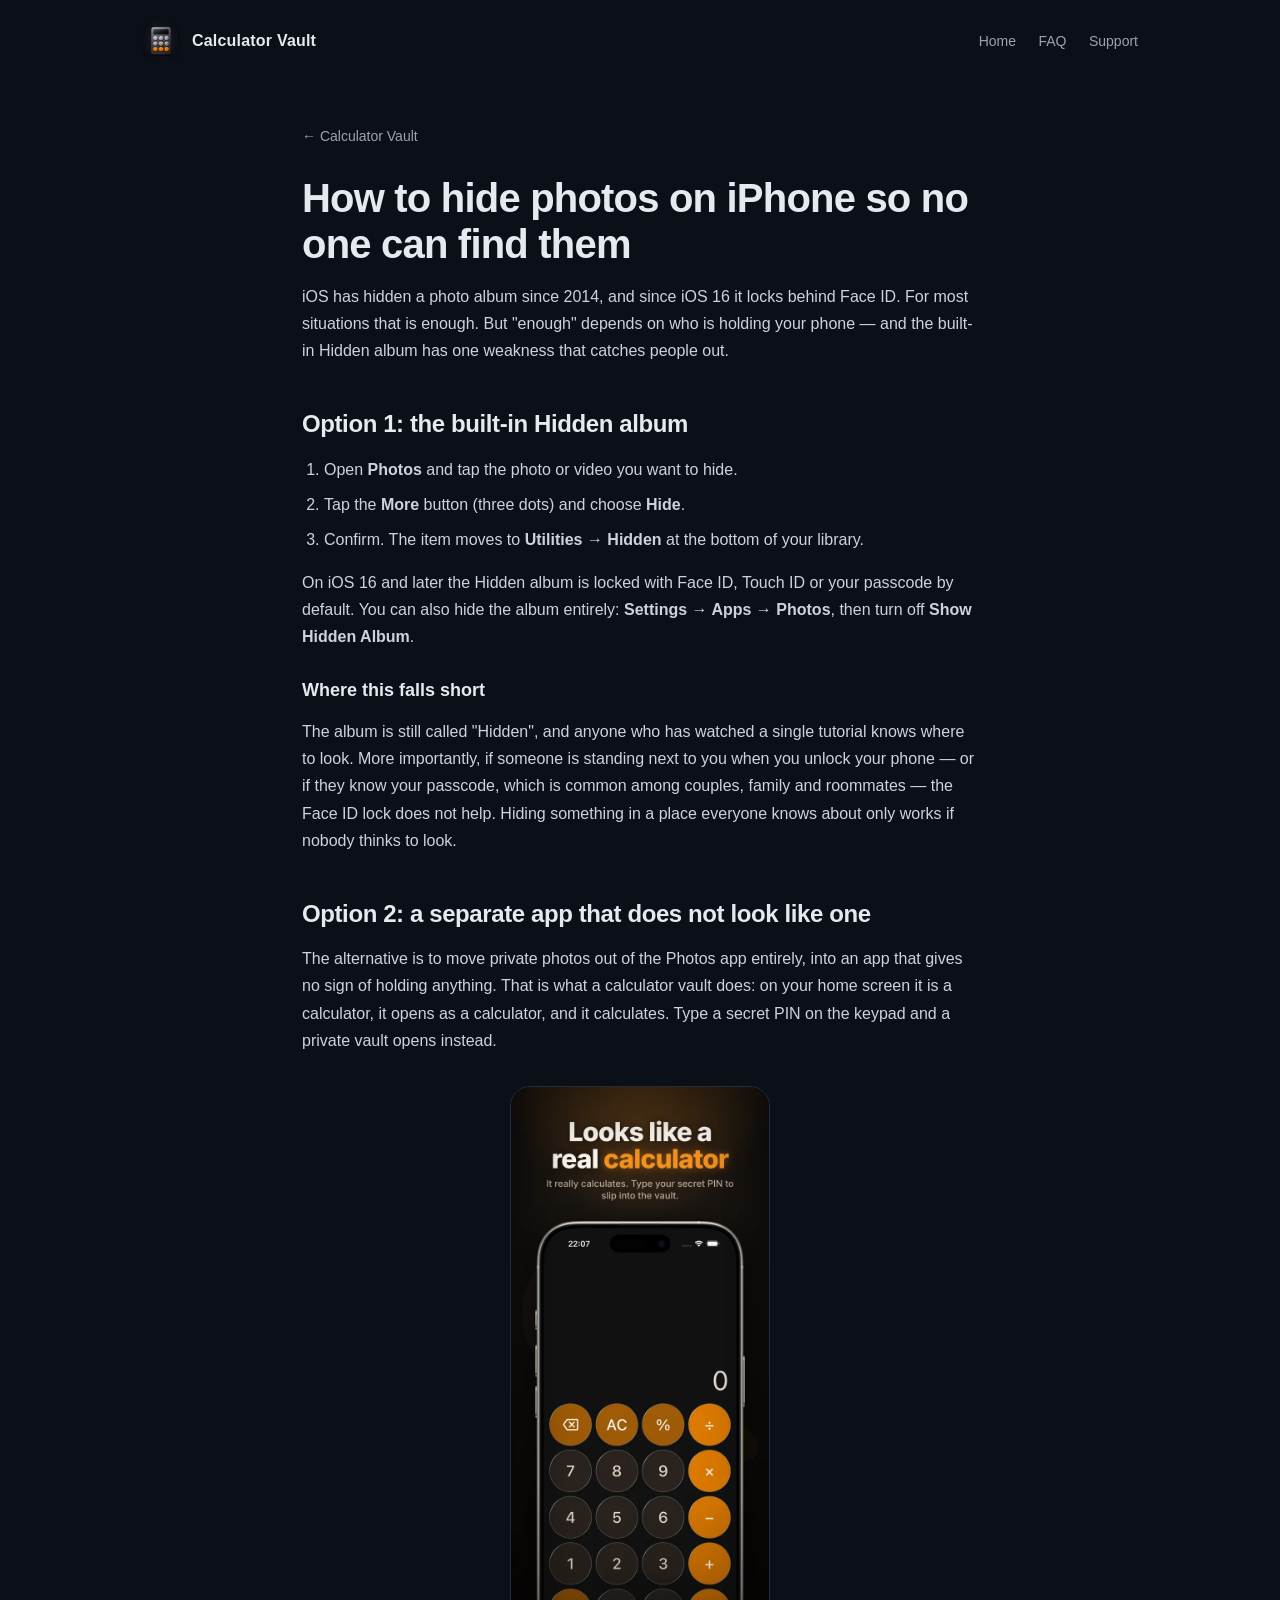
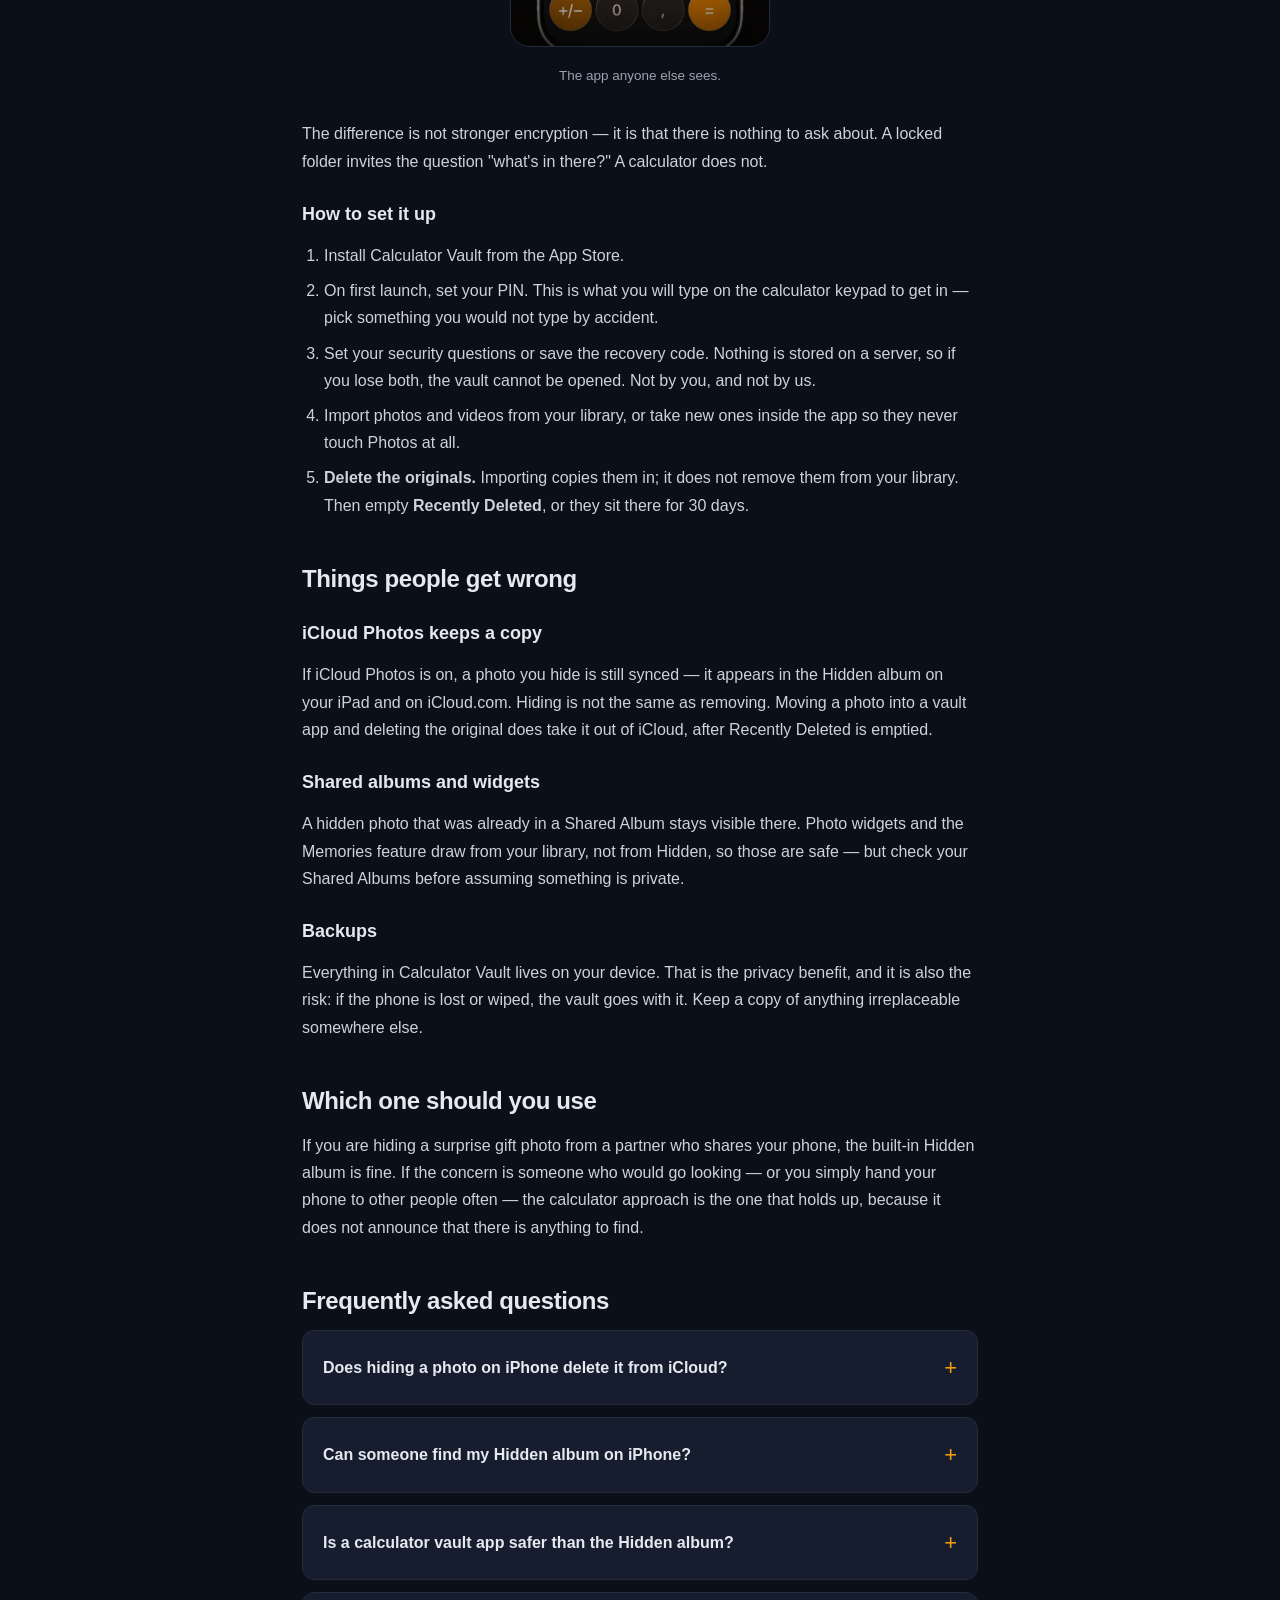
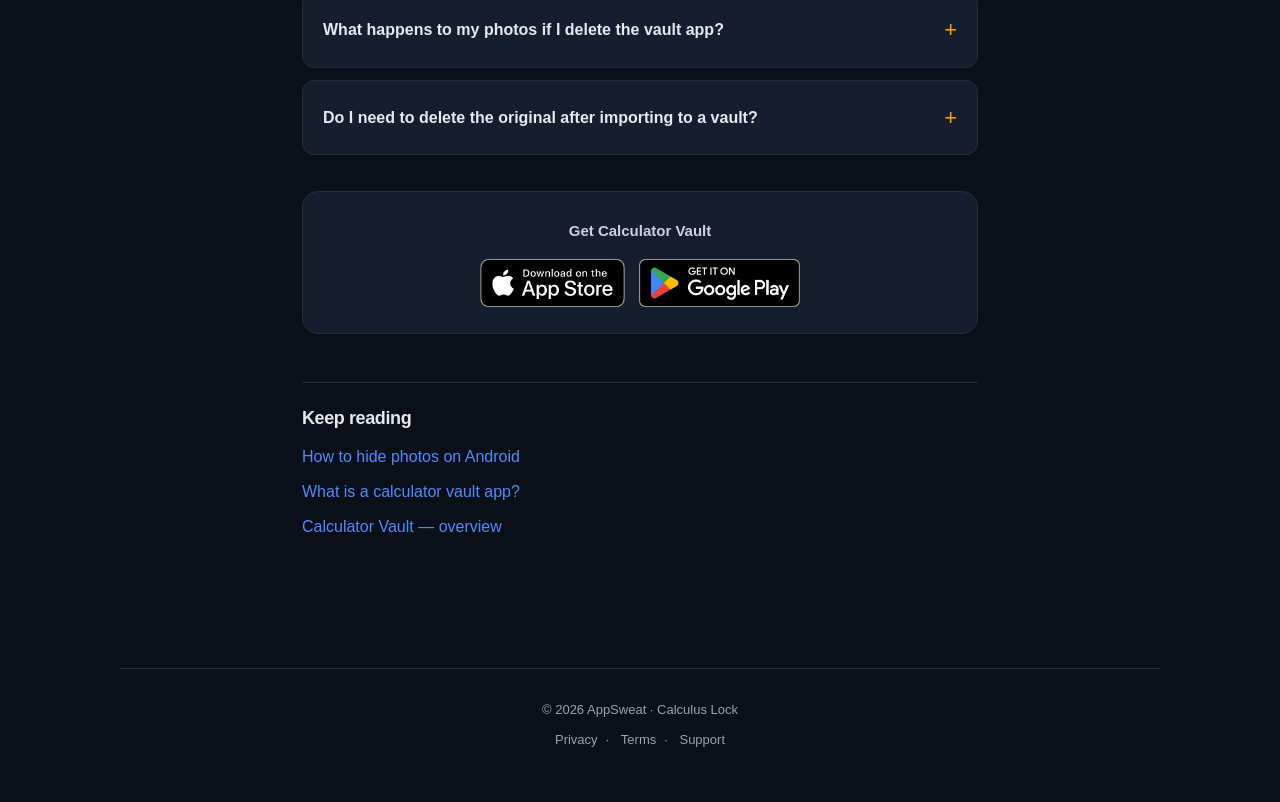
<file: hide-photos-iphone.html>
<!DOCTYPE html>
<html lang="en">
<head>
  <meta charset="UTF-8" />
  <meta name="viewport" content="width=device-width, initial-scale=1.0" />

  <title>How to Hide Photos on iPhone So No One Can Find Them (2026)</title>
  <meta name="description" content="Three ways to hide photos on iPhone — the built-in Hidden album, its weaknesses, and a calculator vault that gives no sign anything is hidden at all." />
  <link rel="canonical" href="https://armagangok.github.io/calculus-lock-legal/hide-photos-iphone.html" />
  <meta name="theme-color" content="#0b0f17" />
  <meta name="robots" content="index, follow, max-image-preview:large" />

  <meta property="og:type" content="article" />
  <meta property="og:site_name" content="Calculator Vault" />
  <meta property="og:title" content="How to Hide Photos on iPhone So No One Can Find Them (2026)" />
  <meta property="og:description" content="Three ways to hide photos on iPhone — the built-in Hidden album, its weaknesses, and a calculator vault that gives no sign anything is hidden at all." />
  <meta property="og:url" content="https://armagangok.github.io/calculus-lock-legal/hide-photos-iphone.html" />
  <meta property="og:image" content="https://armagangok.github.io/calculus-lock-legal/assets/og-image.jpg" />
  <meta property="og:image:width" content="1200" />
  <meta property="og:image:height" content="630" />
  <meta name="twitter:card" content="summary_large_image" />
  <meta name="twitter:title" content="How to Hide Photos on iPhone So No One Can Find Them (2026)" />
  <meta name="twitter:description" content="Three ways to hide photos on iPhone — the built-in Hidden album, its weaknesses, and a calculator vault that gives no sign anything is hidden at all." />
  <meta name="twitter:image" content="https://armagangok.github.io/calculus-lock-legal/assets/og-image.jpg" />

  <link rel="icon" type="image/png" href="app-icon.png" />
  <link rel="apple-touch-icon" href="app-icon.png" />
  <link rel="stylesheet" href="style.css" />
  <link rel="stylesheet" href="home.css" />

  <script type="application/ld+json">
{
  "@context": "https://schema.org",
  "@graph": [
    {
      "@type": "BreadcrumbList",
      "itemListElement": [
        {
          "@type": "ListItem",
          "position": 1,
          "name": "Calculator Vault",
          "item": "https://armagangok.github.io/calculus-lock-legal/"
        },
        {
          "@type": "ListItem",
          "position": 2,
          "name": "Hide photos on iPhone",
          "item": "https://armagangok.github.io/calculus-lock-legal/hide-photos-iphone.html"
        }
      ]
    },
    {
      "@type": "FAQPage",
      "mainEntity": [
        {
          "@type": "Question",
          "name": "Does hiding a photo on iPhone delete it from iCloud?",
          "acceptedAnswer": {
            "@type": "Answer",
            "text": "No. A hidden photo is still synced to iCloud and appears in the Hidden album on your other devices and on iCloud.com. To take it out of iCloud you have to delete it from your library and then empty Recently Deleted."
          }
        },
        {
          "@type": "Question",
          "name": "Can someone find my Hidden album on iPhone?",
          "acceptedAnswer": {
            "@type": "Answer",
            "text": "Yes. It sits under Utilities in the Photos app and is well known. On iOS 16 and later it is locked with Face ID or your passcode, but anyone who knows your passcode can open it."
          }
        },
        {
          "@type": "Question",
          "name": "Is a calculator vault app safer than the Hidden album?",
          "acceptedAnswer": {
            "@type": "Answer",
            "text": "It is not about stronger encryption \u2014 it is about not drawing attention. The Hidden album tells anyone who opens Photos that you are hiding something. A calculator gives no such signal."
          }
        },
        {
          "@type": "Question",
          "name": "What happens to my photos if I delete the vault app?",
          "acceptedAnswer": {
            "@type": "Answer",
            "text": "They go with it. Everything is stored on the device inside the app, so export anything you want to keep before uninstalling."
          }
        },
        {
          "@type": "Question",
          "name": "Do I need to delete the original after importing to a vault?",
          "acceptedAnswer": {
            "@type": "Answer",
            "text": "Yes. Importing copies the photo into the vault; the original stays in your library until you delete it and empty Recently Deleted."
          }
        }
      ]
    }
  ]
}
  </script>
</head>
<body>
  <header class="topbar">
    <a class="brand" href="index.html">
      <img class="logo" src="app-icon.png" alt="" width="38" height="38" />
      <span>Calculator Vault</span>
    </a>
    <nav class="nav">
      <a href="index.html">Home</a>
      <a href="index.html#faq">FAQ</a>
      <a href="support.html">Support</a>
    </nav>
  </header>

  <main class="wrap guide">
    <a class="back" href="index.html">← Calculator Vault</a>
    <h1>How to hide photos on iPhone so no one can find them</h1>

    <p>iOS has hidden a photo album since 2014, and since iOS 16 it locks behind Face ID. For most situations that is enough. But "enough" depends on who is holding your phone — and the built-in Hidden album has one weakness that catches people out.</p>

    <h2>Option 1: the built-in Hidden album</h2>
    <ol>
      <li>Open <strong>Photos</strong> and tap the photo or video you want to hide.</li>
      <li>Tap the <strong>More</strong> button (three dots) and choose <strong>Hide</strong>.</li>
      <li>Confirm. The item moves to <strong>Utilities → Hidden</strong> at the bottom of your library.</li>
    </ol>
    <p>On iOS 16 and later the Hidden album is locked with Face ID, Touch ID or your passcode by default. You can also hide the album entirely: <strong>Settings → Apps → Photos</strong>, then turn off <strong>Show Hidden Album</strong>.</p>

    <h3>Where this falls short</h3>
    <p>The album is still called "Hidden", and anyone who has watched a single tutorial knows where to look. More importantly, if someone is standing next to you when you unlock your phone — or if they know your passcode, which is common among couples, family and roommates — the Face ID lock does not help. Hiding something in a place everyone knows about only works if nobody thinks to look.</p>

    <h2>Option 2: a separate app that does not look like one</h2>
    <p>The alternative is to move private photos out of the Photos app entirely, into an app that gives no sign of holding anything. That is what a calculator vault does: on your home screen it is a calculator, it opens as a calculator, and it calculates. Type a secret PIN on the keypad and a private vault opens instead.</p>

    <figure>
      <img src="assets/screen-calculator-disguise.webp" alt="Calculator Vault open as a normal calculator on an iPhone" width="620" height="1344" loading="lazy" />
      <figcaption>The app anyone else sees.</figcaption>
    </figure>

    <p>The difference is not stronger encryption — it is that there is nothing to ask about. A locked folder invites the question "what's in there?" A calculator does not.</p>

    <h3>How to set it up</h3>
    <ol>
      <li>Install Calculator Vault from the App Store.</li>
      <li>On first launch, set your PIN. This is what you will type on the calculator keypad to get in — pick something you would not type by accident.</li>
      <li>Set your security questions or save the recovery code. Nothing is stored on a server, so if you lose both, the vault cannot be opened. Not by you, and not by us.</li>
      <li>Import photos and videos from your library, or take new ones inside the app so they never touch Photos at all.</li>
      <li><strong>Delete the originals.</strong> Importing copies them in; it does not remove them from your library. Then empty <strong>Recently Deleted</strong>, or they sit there for 30 days.</li>
    </ol>

    <h2>Things people get wrong</h2>
    <h3>iCloud Photos keeps a copy</h3>
    <p>If iCloud Photos is on, a photo you hide is still synced — it appears in the Hidden album on your iPad and on iCloud.com. Hiding is not the same as removing. Moving a photo into a vault app and deleting the original does take it out of iCloud, after Recently Deleted is emptied.</p>

    <h3>Shared albums and widgets</h3>
    <p>A hidden photo that was already in a Shared Album stays visible there. Photo widgets and the Memories feature draw from your library, not from Hidden, so those are safe — but check your Shared Albums before assuming something is private.</p>

    <h3>Backups</h3>
    <p>Everything in Calculator Vault lives on your device. That is the privacy benefit, and it is also the risk: if the phone is lost or wiped, the vault goes with it. Keep a copy of anything irreplaceable somewhere else.</p>

    <h2>Which one should you use</h2>
    <p>If you are hiding a surprise gift photo from a partner who shares your phone, the built-in Hidden album is fine. If the concern is someone who would go looking — or you simply hand your phone to other people often — the calculator approach is the one that holds up, because it does not announce that there is anything to find.</p>

    <h2>Frequently asked questions</h2>
      <details>
        <summary>Does hiding a photo on iPhone delete it from iCloud?</summary>
        <p>No. A hidden photo is still synced to iCloud and appears in the Hidden album on your other devices and on iCloud.com. To take it out of iCloud you have to delete it from your library and then empty Recently Deleted.</p>
      </details>
      <details>
        <summary>Can someone find my Hidden album on iPhone?</summary>
        <p>Yes. It sits under Utilities in the Photos app and is well known. On iOS 16 and later it is locked with Face ID or your passcode, but anyone who knows your passcode can open it.</p>
      </details>
      <details>
        <summary>Is a calculator vault app safer than the Hidden album?</summary>
        <p>It is not about stronger encryption — it is about not drawing attention. The Hidden album tells anyone who opens Photos that you are hiding something. A calculator gives no such signal.</p>
      </details>
      <details>
        <summary>What happens to my photos if I delete the vault app?</summary>
        <p>They go with it. Everything is stored on the device inside the app, so export anything you want to keep before uninstalling.</p>
      </details>
      <details>
        <summary>Do I need to delete the original after importing to a vault?</summary>
        <p>Yes. Importing copies the photo into the vault; the original stays in your library until you delete it and empty Recently Deleted.</p>
      </details>

  <div class="store-cta">
    <p>Get Calculator Vault</p>
    <div class="store-badges">
      <a href="https://apps.apple.com/app/calculator-vault-photo-vault/id6775427412?ct=web_hide_photos_iphone&amp;mt=8" rel="nofollow"><img src="assets/badge-app-store.png" alt="Download Calculator Vault on the App Store" width="160" height="53" loading="lazy" /></a>
      <a href="https://play.google.com/store/apps/details?id=com.AppSweat.calculus_lock&amp;referrer=utm_source%3Dweb%26utm_medium%3Dbadge%26utm_campaign%3Dweb_hide_photos_iphone" rel="nofollow"><img src="assets/badge-google-play.png" alt="Get Calculator Vault on Google Play" width="180" height="53" loading="lazy" /></a>
    </div>
  </div>

    <nav class="related">
      <h2>Keep reading</h2>
      <ul>
        <li><a href="hide-photos-android.html">How to hide photos on Android</a></li>
        <li><a href="calculator-vault-app.html">What is a calculator vault app?</a></li>
        <li><a href="index.html">Calculator Vault — overview</a></li>
      </ul>
    </nav>
  </main>

  <footer>
    <div>© <span id="y"></span> AppSweat · Calculus Lock</div>
    <div style="margin-top:8px">
      <a href="privacy.html">Privacy</a>·
      <a href="terms.html">Terms</a>·
      <a href="support.html">Support</a>
    </div>
  </footer>
  <script>document.getElementById('y').textContent = new Date().getFullYear();</script>
</body>
</html>
</file>
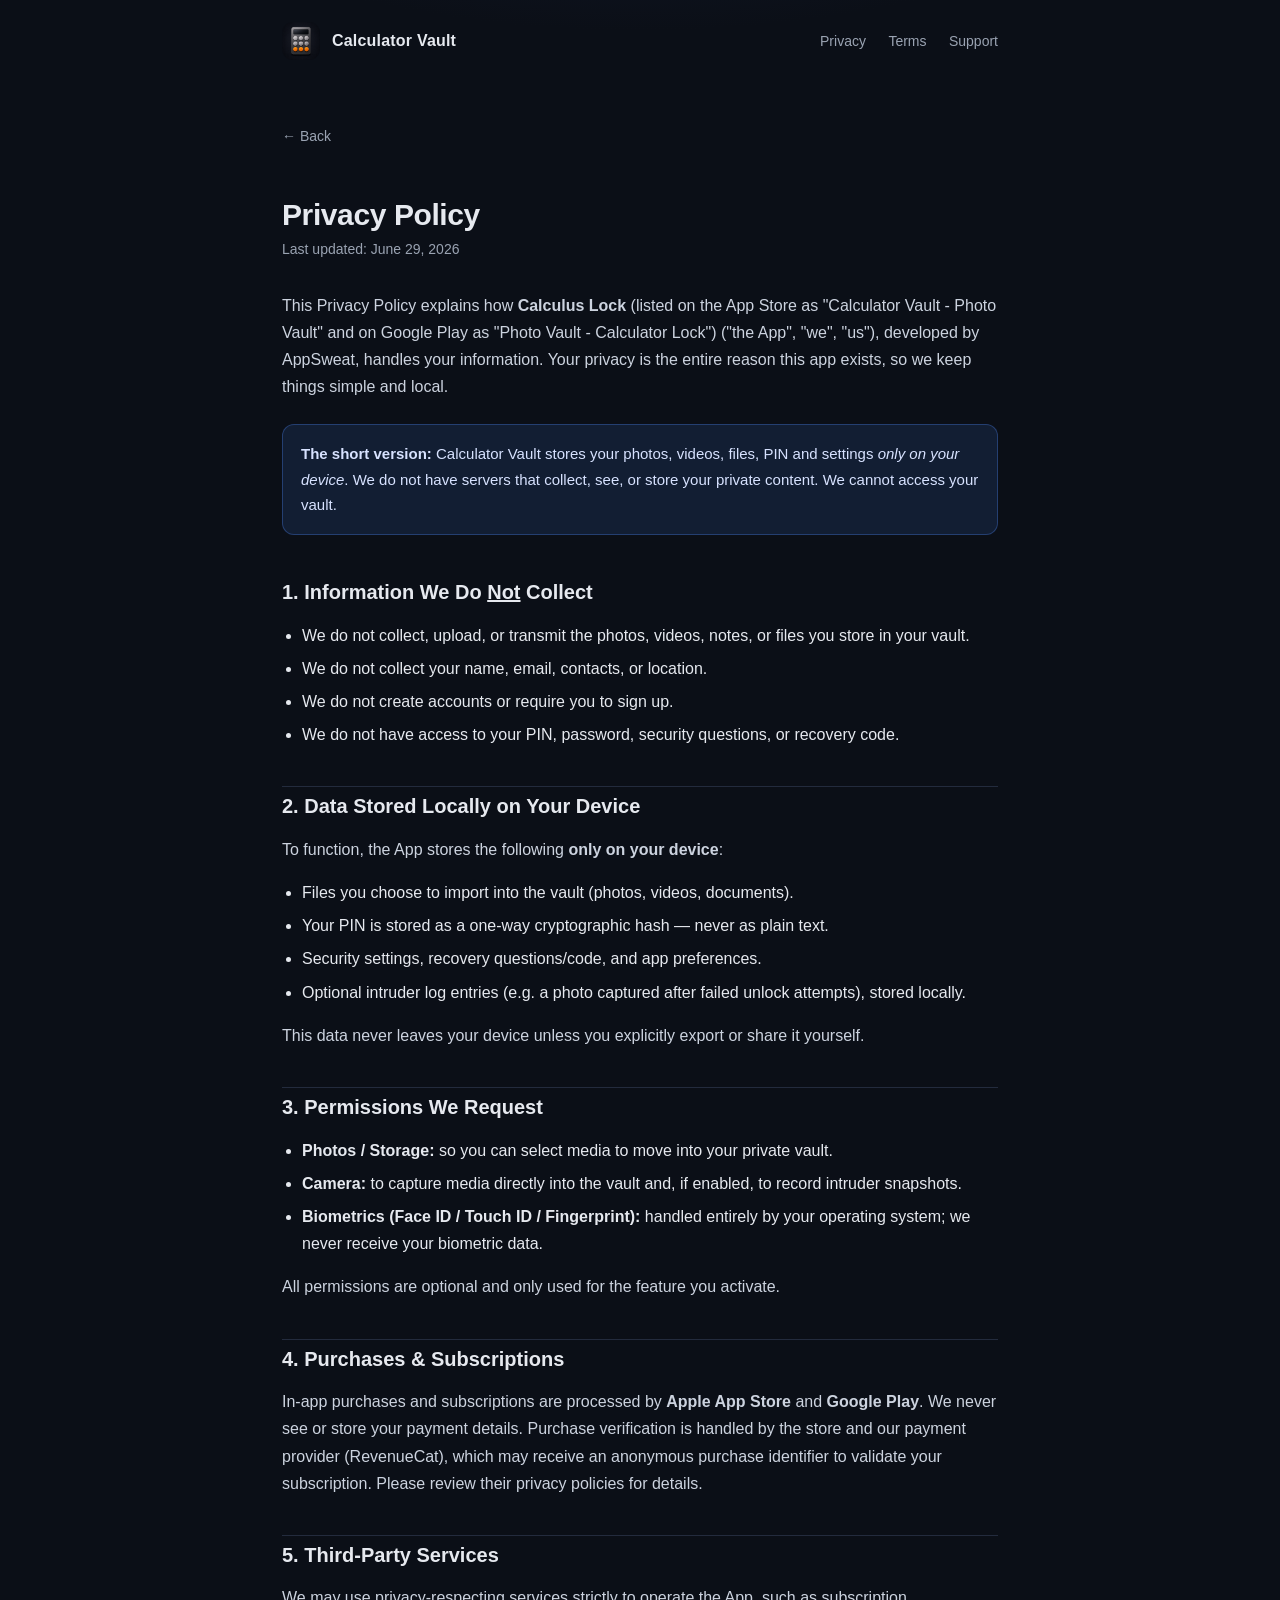
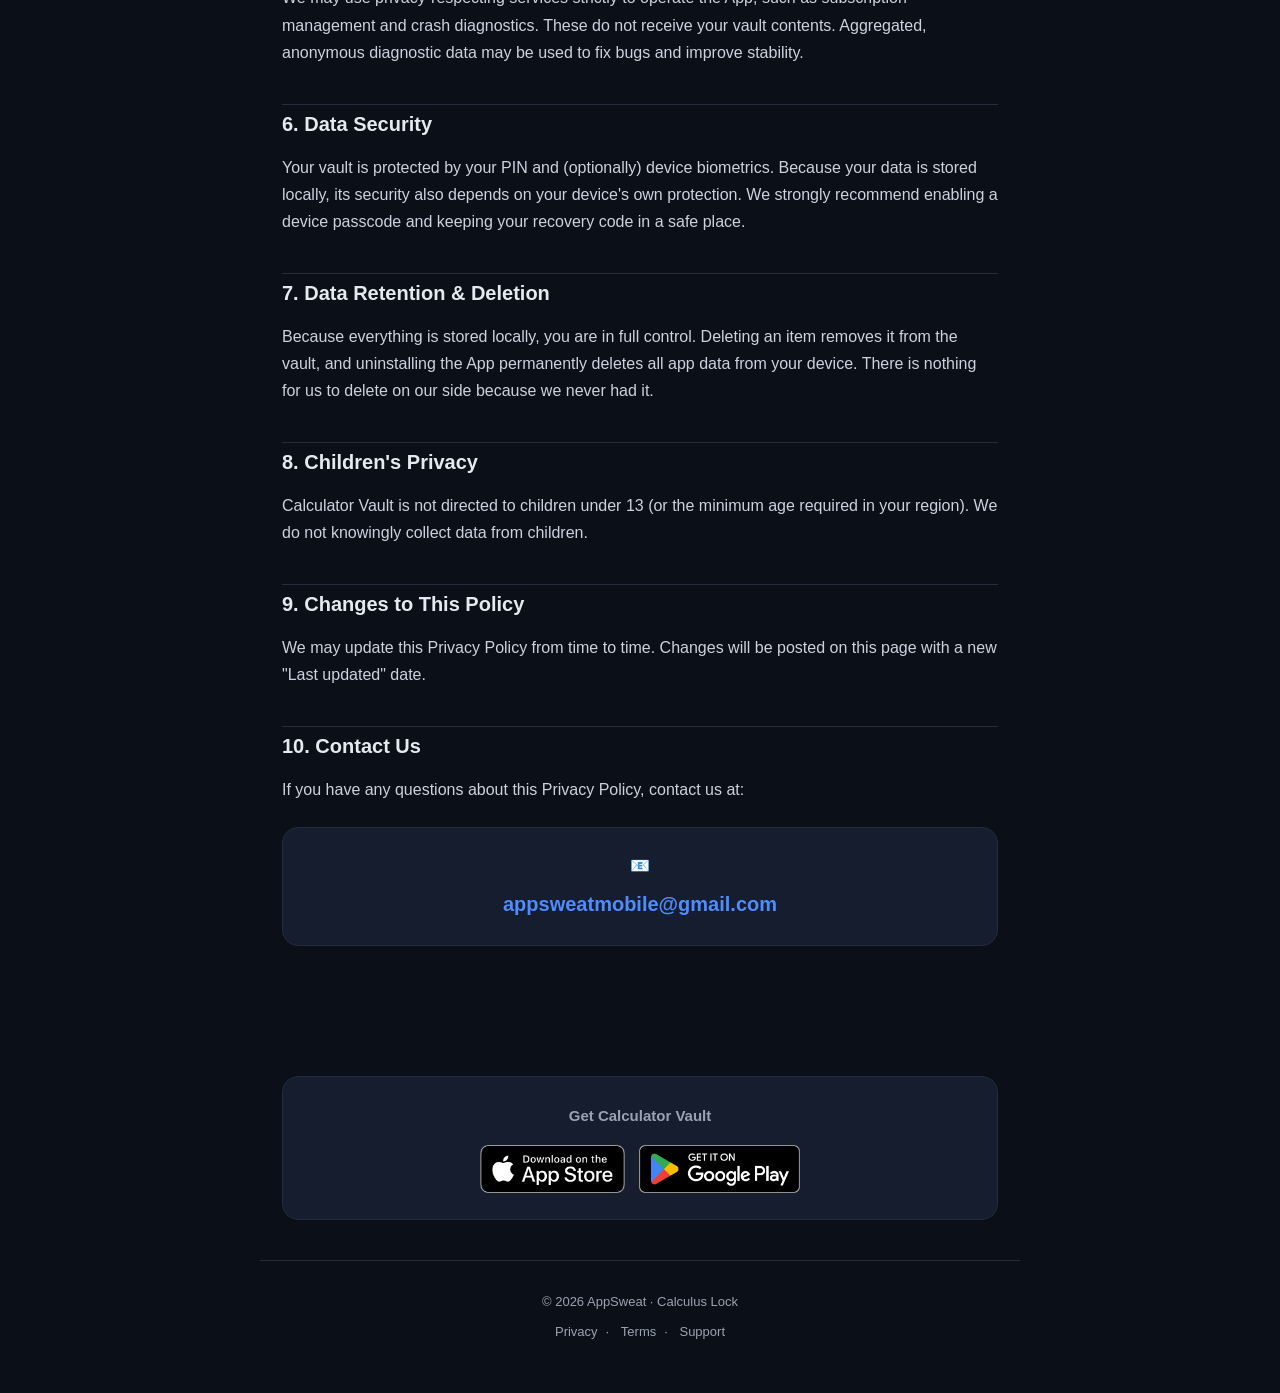
<file: privacy.html>
<!DOCTYPE html>
<html lang="en">
<head>
  <meta charset="UTF-8" />
  <meta name="viewport" content="width=device-width, initial-scale=1.0" />
  <title>Privacy Policy — Calculator Vault</title>
  <meta name="description" content="Privacy Policy for Calculator Vault." />
  <link rel="icon" type="image/png" href="app-icon.png" />
  <link rel="apple-touch-icon" href="app-icon.png" />
  <link rel="stylesheet" href="style.css" />
</head>
<body>
  <header class="topbar">
    <a class="brand" href="index.html">
      <img class="logo" src="app-icon.png" alt="" />
      <span>Calculator Vault</span>
    </a>
    <nav class="nav">
      <a href="privacy.html">Privacy</a>
      <a href="terms.html">Terms</a>
      <a href="support.html">Support</a>
    </nav>
  </header>

  <main class="wrap doc">
    <a class="back" href="index.html">← Back</a>
    <h1>Privacy Policy</h1>
    <div class="updated">Last updated: June 29, 2026</div>

    <p>This Privacy Policy explains how <strong>Calculus Lock</strong> (listed on the App Store as "Calculator Vault - Photo Vault" and on Google Play as "Photo Vault - Calculator Lock") ("the App", "we", "us"), developed by AppSweat, handles your information. Your privacy is the entire reason this app exists, so we keep things simple and local.</p>

    <div class="callout">
      <strong>The short version:</strong> Calculator Vault stores your photos, videos, files, PIN and settings <em>only on your device</em>. We do not have servers that collect, see, or store your private content. We cannot access your vault.
    </div>

    <h2>1. Information We Do <u>Not</u> Collect</h2>
    <ul>
      <li>We do not collect, upload, or transmit the photos, videos, notes, or files you store in your vault.</li>
      <li>We do not collect your name, email, contacts, or location.</li>
      <li>We do not create accounts or require you to sign up.</li>
      <li>We do not have access to your PIN, password, security questions, or recovery code.</li>
    </ul>

    <h2>2. Data Stored Locally on Your Device</h2>
    <p>To function, the App stores the following <strong>only on your device</strong>:</p>
    <ul>
      <li>Files you choose to import into the vault (photos, videos, documents).</li>
      <li>Your PIN is stored as a one-way cryptographic hash — never as plain text.</li>
      <li>Security settings, recovery questions/code, and app preferences.</li>
      <li>Optional intruder log entries (e.g. a photo captured after failed unlock attempts), stored locally.</li>
    </ul>
    <p>This data never leaves your device unless you explicitly export or share it yourself.</p>

    <h2>3. Permissions We Request</h2>
    <ul>
      <li><strong>Photos / Storage:</strong> so you can select media to move into your private vault.</li>
      <li><strong>Camera:</strong> to capture media directly into the vault and, if enabled, to record intruder snapshots.</li>
      <li><strong>Biometrics (Face ID / Touch ID / Fingerprint):</strong> handled entirely by your operating system; we never receive your biometric data.</li>
    </ul>
    <p>All permissions are optional and only used for the feature you activate.</p>

    <h2>4. Purchases &amp; Subscriptions</h2>
    <p>In-app purchases and subscriptions are processed by <strong>Apple App Store</strong> and <strong>Google Play</strong>. We never see or store your payment details. Purchase verification is handled by the store and our payment provider (RevenueCat), which may receive an anonymous purchase identifier to validate your subscription. Please review their privacy policies for details.</p>

    <h2>5. Third-Party Services</h2>
    <p>We may use privacy-respecting services strictly to operate the App, such as subscription management and crash diagnostics. These do not receive your vault contents. Aggregated, anonymous diagnostic data may be used to fix bugs and improve stability.</p>

    <h2>6. Data Security</h2>
    <p>Your vault is protected by your PIN and (optionally) device biometrics. Because your data is stored locally, its security also depends on your device's own protection. We strongly recommend enabling a device passcode and keeping your recovery code in a safe place.</p>

    <h2>7. Data Retention &amp; Deletion</h2>
    <p>Because everything is stored locally, you are in full control. Deleting an item removes it from the vault, and uninstalling the App permanently deletes all app data from your device. There is nothing for us to delete on our side because we never had it.</p>

    <h2>8. Children's Privacy</h2>
    <p>Calculator Vault is not directed to children under 13 (or the minimum age required in your region). We do not knowingly collect data from children.</p>

    <h2>9. Changes to This Policy</h2>
    <p>We may update this Privacy Policy from time to time. Changes will be posted on this page with a new "Last updated" date.</p>

    <h2>10. Contact Us</h2>
    <p>If you have any questions about this Privacy Policy, contact us at:</p>
    <div class="contact-box">
      <div>📧</div>
      <a class="mail" href="mailto:appsweatmobile@gmail.com">appsweatmobile@gmail.com</a>
    </div>
  </main>

  <section class="wrap" style="text-align:center;padding-top:10px;padding-bottom:0">
    <div class="store-cta">
      <p>Get Calculator Vault</p>
      <div class="store-badges">
        <a href="https://apps.apple.com/app/calculator-vault-photo-vault/id6775427412?ct=web_legal&amp;mt=8" rel="nofollow"><img src="assets/badge-app-store.png" alt="Download Calculator Vault on the App Store" width="160" height="53" loading="lazy" /></a>
        <a href="https://play.google.com/store/apps/details?id=com.AppSweat.calculus_lock&amp;referrer=utm_source%3Dweb%26utm_medium%3Dbadge%26utm_campaign%3Dweb_legal" rel="nofollow"><img src="assets/badge-google-play.png" alt="Get Calculator Vault on Google Play" width="180" height="53" loading="lazy" /></a>
      </div>
    </div>
  </section>

  <footer>
    <div>© <span id="y"></span> AppSweat · Calculus Lock</div>
    <div style="margin-top:8px">
      <a href="privacy.html">Privacy</a>·
      <a href="terms.html">Terms</a>·
      <a href="support.html">Support</a>
    </div>
  </footer>
  <script>document.getElementById('y').textContent = new Date().getFullYear();</script>
</body>
</html>
</file>
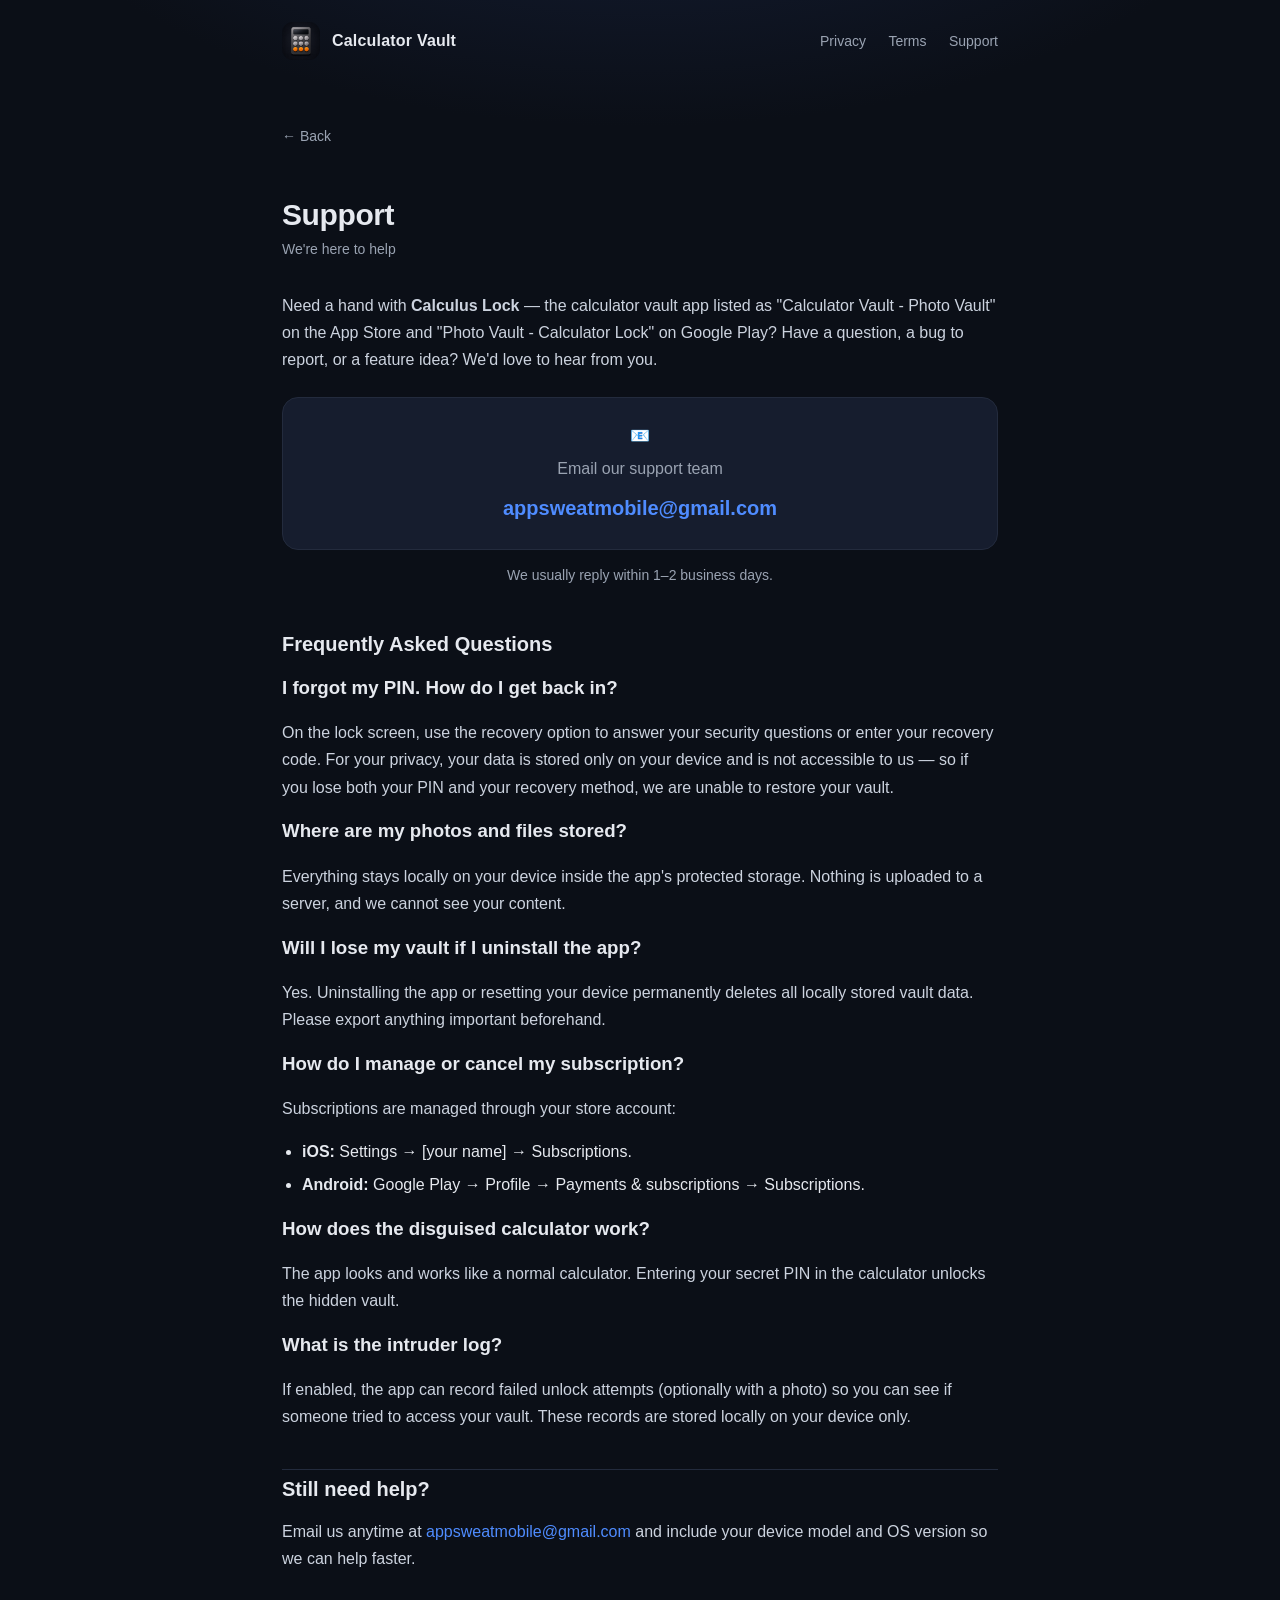
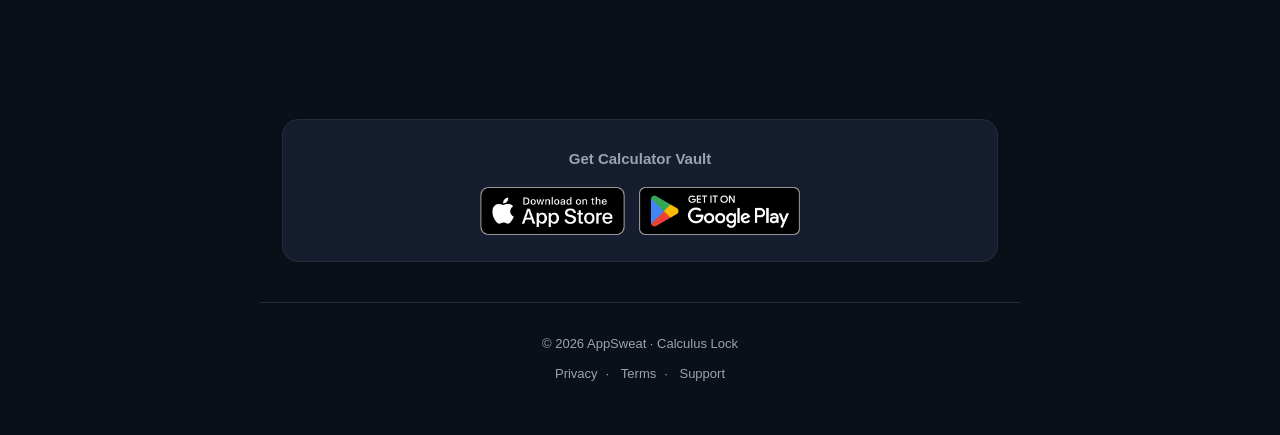
<file: support.html>
<!DOCTYPE html>
<html lang="en">
<head>
  <meta charset="UTF-8" />
  <meta name="viewport" content="width=device-width, initial-scale=1.0" />
  <title>Support — Calculator Vault</title>
  <meta name="description" content="Support and help for Calculator Vault." />
  <link rel="icon" type="image/png" href="app-icon.png" />
  <link rel="apple-touch-icon" href="app-icon.png" />
  <link rel="stylesheet" href="style.css" />
</head>
<body>
  <header class="topbar">
    <a class="brand" href="index.html">
      <img class="logo" src="app-icon.png" alt="" />
      <span>Calculator Vault</span>
    </a>
    <nav class="nav">
      <a href="privacy.html">Privacy</a>
      <a href="terms.html">Terms</a>
      <a href="support.html">Support</a>
    </nav>
  </header>

  <main class="wrap doc">
    <a class="back" href="index.html">← Back</a>
    <h1>Support</h1>
    <div class="updated">We're here to help</div>

    <p>Need a hand with <strong>Calculus Lock</strong> — the calculator vault app listed as "Calculator Vault - Photo Vault" on the App Store and "Photo Vault - Calculator Lock" on Google Play? Have a question, a bug to report, or a feature idea? We'd love to hear from you.</p>

    <div class="contact-box">
      <div>📧</div>
      <div style="margin-top:6px;color:var(--muted)">Email our support team</div>
      <a class="mail" href="mailto:appsweatmobile@gmail.com?subject=Calculus%20Lock%20Support">appsweatmobile@gmail.com</a>
    </div>

    <p style="text-align:center;color:var(--muted);font-size:14px;margin-top:14px">We usually reply within 1–2 business days.</p>

    <h2>Frequently Asked Questions</h2>

    <h3>I forgot my PIN. How do I get back in?</h3>
    <p>On the lock screen, use the recovery option to answer your security questions or enter your recovery code. For your privacy, your data is stored only on your device and is not accessible to us — so if you lose both your PIN and your recovery method, we are unable to restore your vault.</p>

    <h3>Where are my photos and files stored?</h3>
    <p>Everything stays locally on your device inside the app's protected storage. Nothing is uploaded to a server, and we cannot see your content.</p>

    <h3>Will I lose my vault if I uninstall the app?</h3>
    <p>Yes. Uninstalling the app or resetting your device permanently deletes all locally stored vault data. Please export anything important beforehand.</p>

    <h3>How do I manage or cancel my subscription?</h3>
    <p>Subscriptions are managed through your store account:</p>
    <ul>
      <li><strong>iOS:</strong> Settings → [your name] → Subscriptions.</li>
      <li><strong>Android:</strong> Google Play → Profile → Payments &amp; subscriptions → Subscriptions.</li>
    </ul>

    <h3>How does the disguised calculator work?</h3>
    <p>The app looks and works like a normal calculator. Entering your secret PIN in the calculator unlocks the hidden vault.</p>

    <h3>What is the intruder log?</h3>
    <p>If enabled, the app can record failed unlock attempts (optionally with a photo) so you can see if someone tried to access your vault. These records are stored locally on your device only.</p>

    <h2>Still need help?</h2>
    <p>Email us anytime at <a href="mailto:appsweatmobile@gmail.com?subject=Calculus%20Lock%20Support">appsweatmobile@gmail.com</a> and include your device model and OS version so we can help faster.</p>
  </main>

  <section class="wrap" style="text-align:center;padding-top:10px;padding-bottom:0">
    <div class="store-cta">
      <p>Get Calculator Vault</p>
      <div class="store-badges">
        <a href="https://apps.apple.com/app/calculator-vault-photo-vault/id6775427412?ct=web_legal&amp;mt=8" rel="nofollow"><img src="assets/badge-app-store.png" alt="Download Calculator Vault on the App Store" width="160" height="53" loading="lazy" /></a>
        <a href="https://play.google.com/store/apps/details?id=com.AppSweat.calculus_lock&amp;referrer=utm_source%3Dweb%26utm_medium%3Dbadge%26utm_campaign%3Dweb_legal" rel="nofollow"><img src="assets/badge-google-play.png" alt="Get Calculator Vault on Google Play" width="180" height="53" loading="lazy" /></a>
      </div>
    </div>
  </section>

  <footer>
    <div>© <span id="y"></span> AppSweat · Calculus Lock</div>
    <div style="margin-top:8px">
      <a href="privacy.html">Privacy</a>·
      <a href="terms.html">Terms</a>·
      <a href="support.html">Support</a>
    </div>
  </footer>
  <script>document.getElementById('y').textContent = new Date().getFullYear();</script>
</body>
</html>
</file>
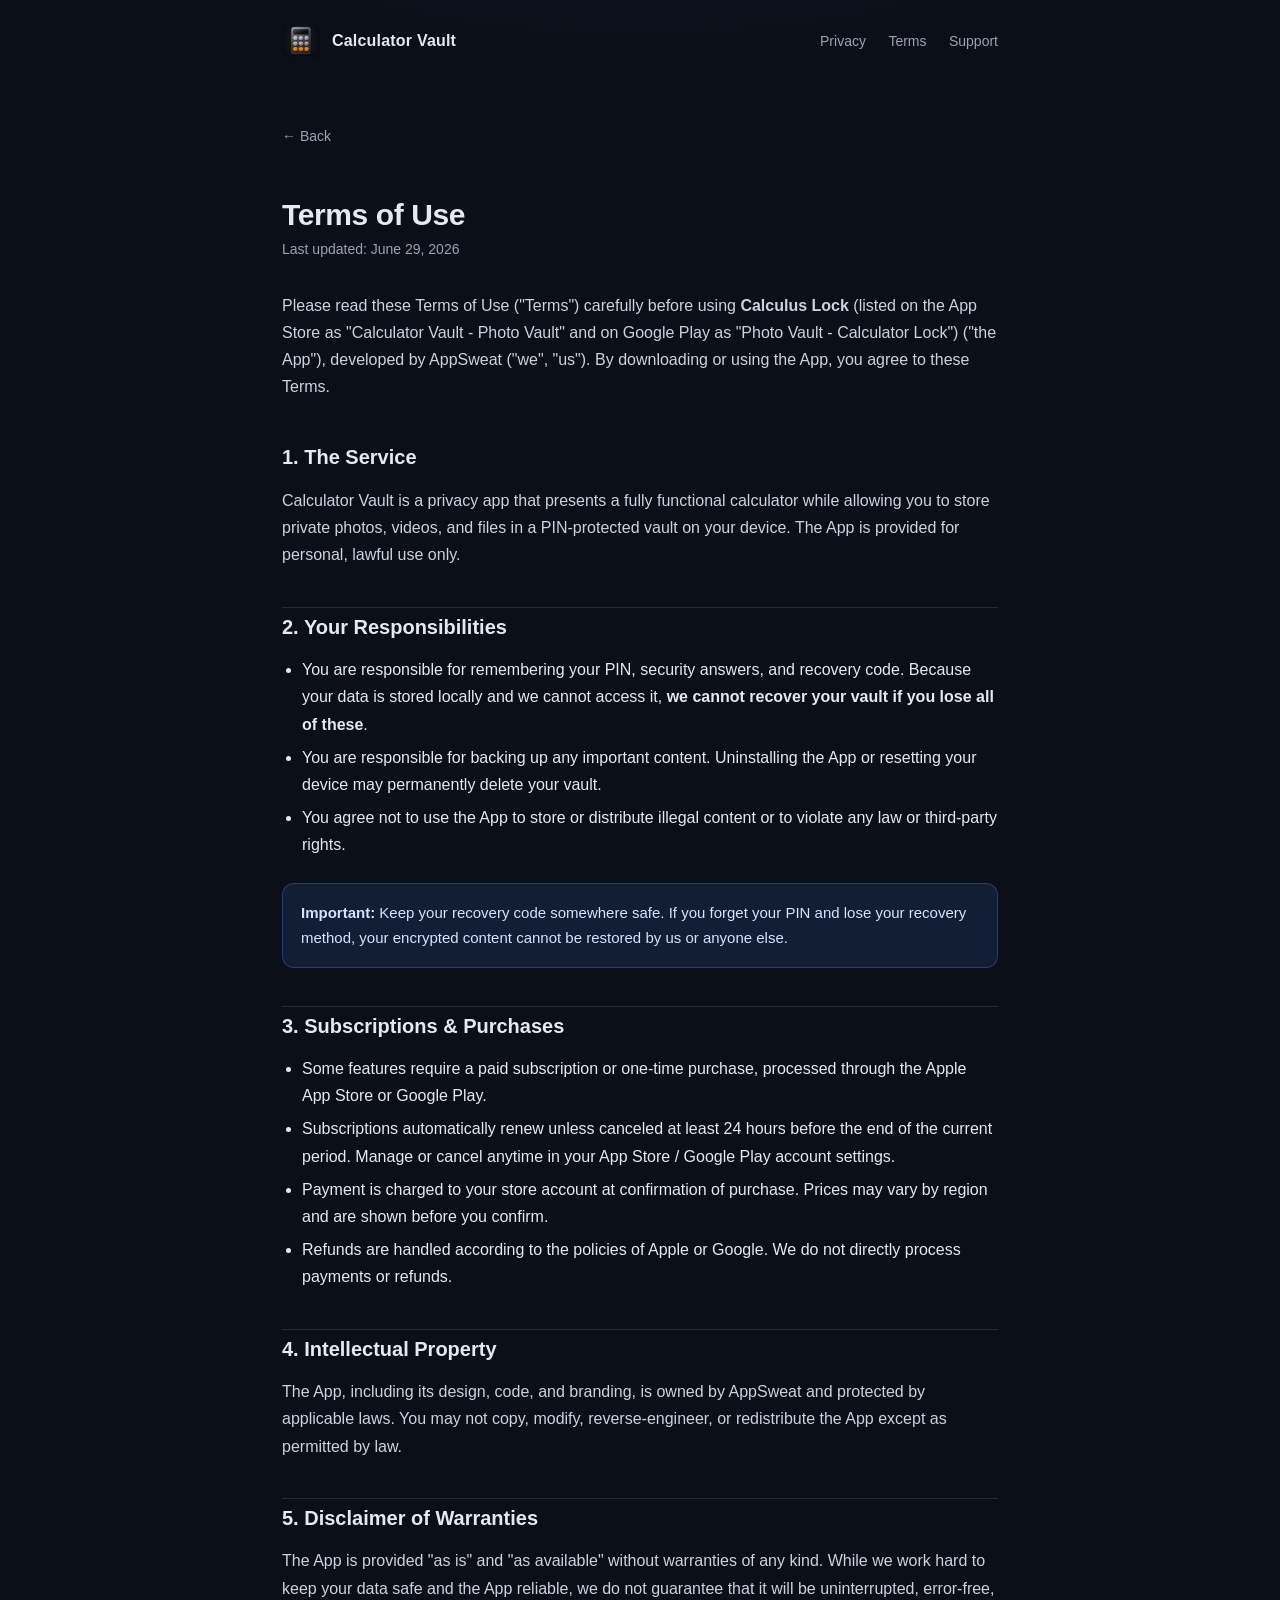
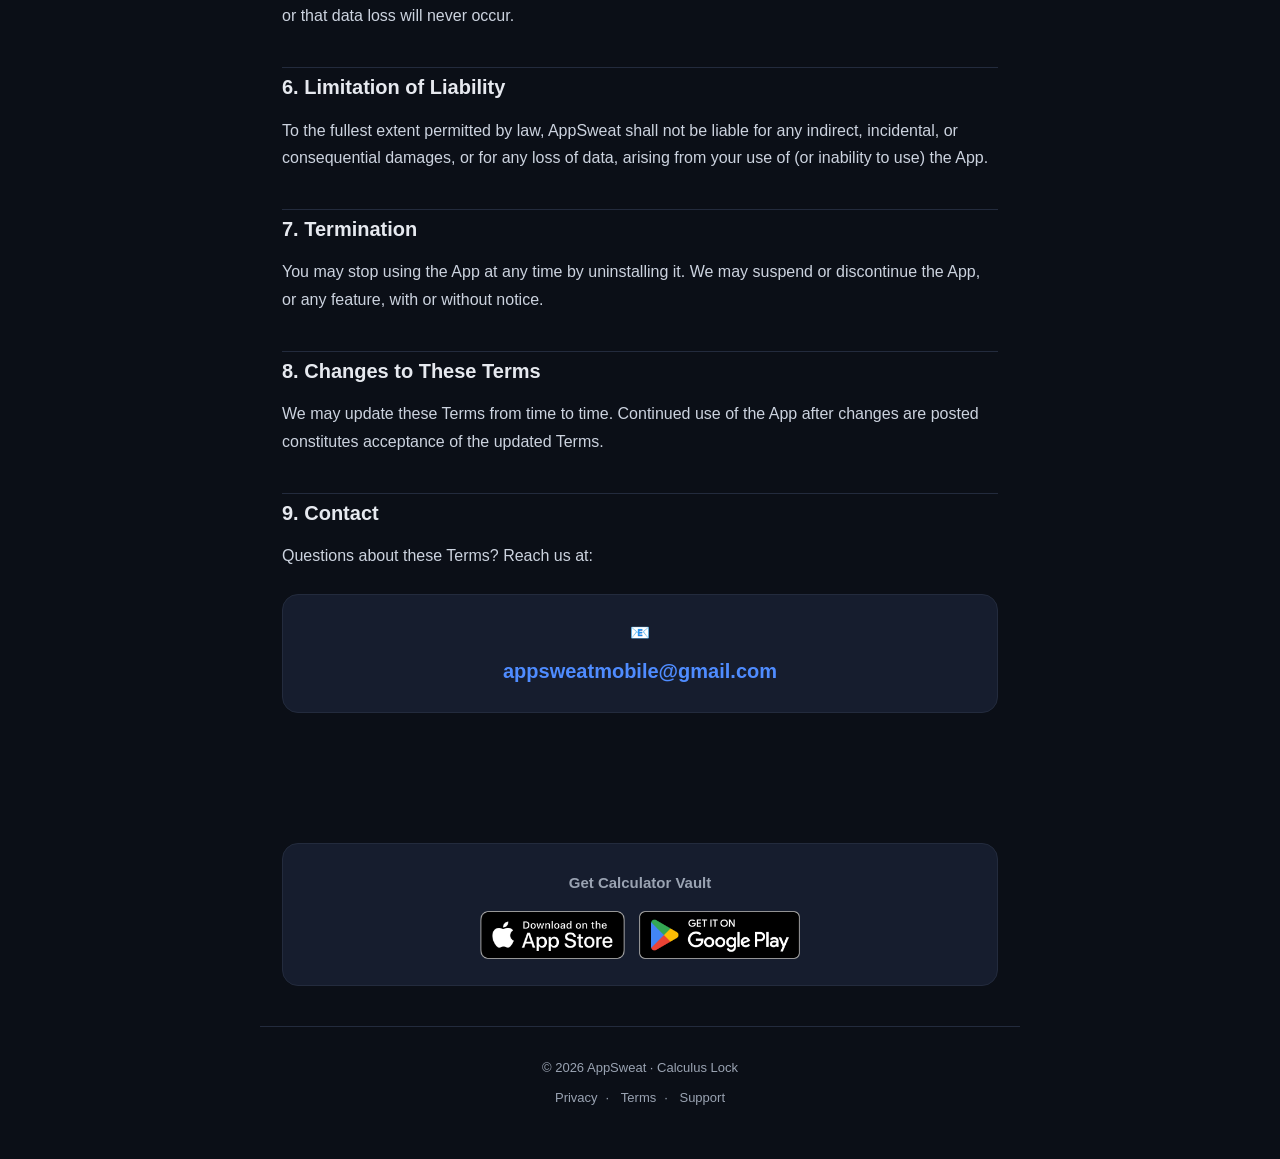
<file: terms.html>
<!DOCTYPE html>
<html lang="en">
<head>
  <meta charset="UTF-8" />
  <meta name="viewport" content="width=device-width, initial-scale=1.0" />
  <title>Terms of Use — Calculator Vault</title>
  <meta name="description" content="Terms of Use for Calculator Vault." />
  <link rel="icon" type="image/png" href="app-icon.png" />
  <link rel="apple-touch-icon" href="app-icon.png" />
  <link rel="stylesheet" href="style.css" />
</head>
<body>
  <header class="topbar">
    <a class="brand" href="index.html">
      <img class="logo" src="app-icon.png" alt="" />
      <span>Calculator Vault</span>
    </a>
    <nav class="nav">
      <a href="privacy.html">Privacy</a>
      <a href="terms.html">Terms</a>
      <a href="support.html">Support</a>
    </nav>
  </header>

  <main class="wrap doc">
    <a class="back" href="index.html">← Back</a>
    <h1>Terms of Use</h1>
    <div class="updated">Last updated: June 29, 2026</div>

    <p>Please read these Terms of Use ("Terms") carefully before using <strong>Calculus Lock</strong> (listed on the App Store as "Calculator Vault - Photo Vault" and on Google Play as "Photo Vault - Calculator Lock") ("the App"), developed by AppSweat ("we", "us"). By downloading or using the App, you agree to these Terms.</p>

    <h2>1. The Service</h2>
    <p>Calculator Vault is a privacy app that presents a fully functional calculator while allowing you to store private photos, videos, and files in a PIN-protected vault on your device. The App is provided for personal, lawful use only.</p>

    <h2>2. Your Responsibilities</h2>
    <ul>
      <li>You are responsible for remembering your PIN, security answers, and recovery code. Because your data is stored locally and we cannot access it, <strong>we cannot recover your vault if you lose all of these</strong>.</li>
      <li>You are responsible for backing up any important content. Uninstalling the App or resetting your device may permanently delete your vault.</li>
      <li>You agree not to use the App to store or distribute illegal content or to violate any law or third-party rights.</li>
    </ul>

    <div class="callout">
      <strong>Important:</strong> Keep your recovery code somewhere safe. If you forget your PIN and lose your recovery method, your encrypted content cannot be restored by us or anyone else.
    </div>

    <h2>3. Subscriptions &amp; Purchases</h2>
    <ul>
      <li>Some features require a paid subscription or one-time purchase, processed through the Apple App Store or Google Play.</li>
      <li>Subscriptions automatically renew unless canceled at least 24 hours before the end of the current period. Manage or cancel anytime in your App Store / Google Play account settings.</li>
      <li>Payment is charged to your store account at confirmation of purchase. Prices may vary by region and are shown before you confirm.</li>
      <li>Refunds are handled according to the policies of Apple or Google. We do not directly process payments or refunds.</li>
    </ul>

    <h2>4. Intellectual Property</h2>
    <p>The App, including its design, code, and branding, is owned by AppSweat and protected by applicable laws. You may not copy, modify, reverse-engineer, or redistribute the App except as permitted by law.</p>

    <h2>5. Disclaimer of Warranties</h2>
    <p>The App is provided "as is" and "as available" without warranties of any kind. While we work hard to keep your data safe and the App reliable, we do not guarantee that it will be uninterrupted, error-free, or that data loss will never occur.</p>

    <h2>6. Limitation of Liability</h2>
    <p>To the fullest extent permitted by law, AppSweat shall not be liable for any indirect, incidental, or consequential damages, or for any loss of data, arising from your use of (or inability to use) the App.</p>

    <h2>7. Termination</h2>
    <p>You may stop using the App at any time by uninstalling it. We may suspend or discontinue the App, or any feature, with or without notice.</p>

    <h2>8. Changes to These Terms</h2>
    <p>We may update these Terms from time to time. Continued use of the App after changes are posted constitutes acceptance of the updated Terms.</p>

    <h2>9. Contact</h2>
    <p>Questions about these Terms? Reach us at:</p>
    <div class="contact-box">
      <div>📧</div>
      <a class="mail" href="mailto:appsweatmobile@gmail.com">appsweatmobile@gmail.com</a>
    </div>
  </main>

  <section class="wrap" style="text-align:center;padding-top:10px;padding-bottom:0">
    <div class="store-cta">
      <p>Get Calculator Vault</p>
      <div class="store-badges">
        <a href="https://apps.apple.com/app/calculator-vault-photo-vault/id6775427412?ct=web_legal&amp;mt=8" rel="nofollow"><img src="assets/badge-app-store.png" alt="Download Calculator Vault on the App Store" width="160" height="53" loading="lazy" /></a>
        <a href="https://play.google.com/store/apps/details?id=com.AppSweat.calculus_lock&amp;referrer=utm_source%3Dweb%26utm_medium%3Dbadge%26utm_campaign%3Dweb_legal" rel="nofollow"><img src="assets/badge-google-play.png" alt="Get Calculator Vault on Google Play" width="180" height="53" loading="lazy" /></a>
      </div>
    </div>
  </section>

  <footer>
    <div>© <span id="y"></span> AppSweat · Calculus Lock</div>
    <div style="margin-top:8px">
      <a href="privacy.html">Privacy</a>·
      <a href="terms.html">Terms</a>·
      <a href="support.html">Support</a>
    </div>
  </footer>
  <script>document.getElementById('y').textContent = new Date().getFullYear();</script>
</body>
</html>
</file>
<file: style.css>
:root {
  --bg: #0b0f17;
  --bg-soft: #121826;
  --card: #161d2e;
  --text: #e6e9ef;
  --muted: #9aa3b2;
  --accent: #4f8cff;
  --accent-soft: rgba(79, 140, 255, 0.12);
  --border: #232b3d;
  --radius: 16px;
}

* { box-sizing: border-box; }

html { scroll-behavior: smooth; }

body {
  margin: 0;
  font-family: -apple-system, BlinkMacSystemFont, "Segoe UI", Roboto, Helvetica, Arial, sans-serif;
  background: radial-gradient(1200px 600px at 50% -10%, #16203a 0%, var(--bg) 55%);
  color: var(--text);
  line-height: 1.7;
  -webkit-font-smoothing: antialiased;
}

a { color: var(--accent); text-decoration: none; }
a:hover { text-decoration: underline; }

.wrap {
  max-width: 760px;
  margin: 0 auto;
  padding: 40px 22px 80px;
}

.topbar {
  display: flex;
  align-items: center;
  justify-content: space-between;
  padding: 22px 22px;
  max-width: 760px;
  margin: 0 auto;
}

.brand {
  display: flex;
  align-items: center;
  gap: 12px;
  font-weight: 700;
  letter-spacing: 0.2px;
  color: var(--text);
}

.brand:hover { text-decoration: none; }

.logo {
  width: 38px;
  height: 38px;
  border-radius: 11px;
  display: block;
  object-fit: cover;
}

.nav a {
  color: var(--muted);
  margin-left: 18px;
  font-size: 14px;
  font-weight: 500;
}
.nav a:hover { color: var(--text); text-decoration: none; }

.hero {
  text-align: center;
  padding: 60px 0 30px;
}
.hero h1 {
  font-size: 40px;
  margin: 18px 0 10px;
  letter-spacing: -0.5px;
}
.hero p {
  color: var(--muted);
  font-size: 18px;
  max-width: 520px;
  margin: 0 auto;
}
.hero .logo { width: 96px; height: 96px; border-radius: 24px; margin: 0 auto; }

.cards {
  display: grid;
  grid-template-columns: 1fr;
  gap: 16px;
  margin-top: 44px;
}
@media (min-width: 640px) {
  .cards { grid-template-columns: repeat(3, 1fr); }
}

.card {
  display: block;
  background: var(--card);
  border: 1px solid var(--border);
  border-radius: var(--radius);
  padding: 22px;
  transition: transform .15s ease, border-color .15s ease;
}
.card:hover { transform: translateY(-3px); border-color: var(--accent); text-decoration: none; }
.card .ico { font-size: 26px; }
.card h3 { margin: 12px 0 6px; color: var(--text); font-size: 17px; }
.card p { margin: 0; color: var(--muted); font-size: 14px; }

h1, h2, h3 { line-height: 1.3; }

.doc h1 {
  font-size: 30px;
  margin-bottom: 4px;
  letter-spacing: -0.4px;
}
.updated {
  color: var(--muted);
  font-size: 14px;
  margin-bottom: 30px;
}
.doc h2 {
  font-size: 20px;
  margin-top: 38px;
  padding-top: 6px;
  border-top: 1px solid var(--border);
}
.doc h2:first-of-type { border-top: none; }
.doc ul { padding-left: 20px; }
.doc li { margin: 6px 0; }
.doc p { color: #ccd3df; }

.callout {
  background: var(--accent-soft);
  border: 1px solid rgba(79, 140, 255, 0.3);
  border-radius: 12px;
  padding: 16px 18px;
  margin: 24px 0;
  color: #d7e2ff;
  font-size: 15px;
}

.back {
  display: inline-block;
  margin-bottom: 26px;
  color: var(--muted);
  font-size: 14px;
}

.contact-box {
  background: var(--card);
  border: 1px solid var(--border);
  border-radius: var(--radius);
  padding: 24px;
  margin-top: 24px;
  text-align: center;
}
.contact-box .mail {
  font-size: 20px;
  font-weight: 600;
  display: inline-block;
  margin-top: 8px;
}

footer {
  text-align: center;
  color: var(--muted);
  font-size: 13px;
  padding: 30px 22px 50px;
  border-top: 1px solid var(--border);
  max-width: 760px;
  margin: 40px auto 0;
}
footer a { color: var(--muted); margin: 0 8px; }

/* ---------- store CTA on legal pages ---------- */
.store-cta {
  background: var(--card);
  border: 1px solid var(--border);
  border-radius: var(--radius);
  padding: 26px 22px;
  margin-top: 40px;
  text-align: center;
}
.store-cta p {
  margin: 0 0 16px;
  color: var(--muted);
  font-size: 15px;
  font-weight: 600;
}
.store-badges {
  display: flex;
  flex-wrap: wrap;
  gap: 14px;
  justify-content: center;
  align-items: center;
}
.store-badges a {
  display: inline-block;
  line-height: 0;
  transition: transform .15s ease, opacity .15s ease;
}
.store-badges a:hover { transform: translateY(-2px); opacity: .9; }
.store-badges img { height: 48px; width: auto; display: block; }
</file>
<file: home.css>
/* home.css — landing page styles for Calculator Vault.
   Loaded AFTER style.css and only by index.html, so the legal pages are untouched. */

:root {
  --brand: #f59e0b;          /* matches the app's orange accent */
  --brand-soft: rgba(245, 158, 11, 0.12);
}

.wrap { max-width: 1040px; }
.topbar { max-width: 1040px; }
footer { max-width: 1040px; }

h2 {
  font-size: 30px;
  letter-spacing: -0.4px;
  margin: 0 0 28px;
  text-align: center;
}

.band {
  border-top: 1px solid var(--border);
  padding-top: 64px;
}

.lede { color: var(--muted); font-size: 18px; }
.lede.center { max-width: 620px; margin: 0 auto; text-align: center; }
.small { font-size: 14px; color: var(--muted); }
.center { text-align: center; }

/* ---------- hero ---------- */
.hero-v2 {
  display: grid;
  grid-template-columns: 1fr;
  gap: 40px;
  align-items: center;
  padding-top: 40px;
  padding-bottom: 72px;
}
@media (min-width: 860px) {
  .hero-v2 { grid-template-columns: 1.05fr 0.95fr; gap: 56px; padding-top: 56px; }
}

.eyebrow {
  text-transform: uppercase;
  letter-spacing: 1.4px;
  font-size: 12px;
  font-weight: 700;
  color: var(--brand);
  margin: 0 0 14px;
}

.hero-v2 h1 {
  font-size: clamp(32px, 5.2vw, 50px);
  line-height: 1.12;
  letter-spacing: -1.2px;
  margin: 0 0 18px;
}

.hero-v2 .lede { margin: 0 0 30px; max-width: 520px; }

.hero-shot { display: flex; justify-content: center; }
.hero-shot img,
.shots img {
  width: 100%;
  height: auto;
  max-width: 320px;
  border-radius: 20px;
  border: 1px solid var(--border);
}

/* ---------- store badges ---------- */
.badges {
  display: flex;
  flex-wrap: wrap;
  gap: 14px;
  align-items: center;
}
.badges.center { justify-content: center; }

.badge-link {
  display: inline-block;
  line-height: 0;
  border-radius: 10px;
  transition: transform .15s ease, opacity .15s ease;
}
.badge-link:hover { transform: translateY(-2px); opacity: .9; text-decoration: none; }
.badge-link:focus-visible { outline: 2px solid var(--brand); outline-offset: 4px; }
.badge-link img { height: 52px; width: auto; display: block; }

.trust {
  list-style: none;
  display: flex;
  flex-wrap: wrap;
  gap: 10px 22px;
  padding: 0;
  margin: 26px 0 0;
  color: var(--muted);
  font-size: 14px;
}
.trust li::before { content: "✓ "; color: var(--brand); font-weight: 700; }

/* ---------- steps ---------- */
.steps {
  list-style: none;
  padding: 0;
  margin: 0;
  display: grid;
  gap: 18px;
  grid-template-columns: 1fr;
}
@media (min-width: 760px) { .steps { grid-template-columns: repeat(3, 1fr); } }

.steps li {
  background: var(--card);
  border: 1px solid var(--border);
  border-radius: var(--radius);
  padding: 26px 24px;
}
.step-n {
  display: inline-flex;
  align-items: center;
  justify-content: center;
  width: 32px; height: 32px;
  border-radius: 50%;
  background: var(--brand-soft);
  color: var(--brand);
  font-weight: 700;
  font-size: 15px;
}
.steps h3 { margin: 16px 0 8px; font-size: 18px; }
.steps p { margin: 0; color: var(--muted); font-size: 15px; }

/* ---------- features ---------- */
.feat-grid {
  display: grid;
  gap: 16px;
  grid-template-columns: 1fr;
}
@media (min-width: 620px) { .feat-grid { grid-template-columns: repeat(2, 1fr); } }
@media (min-width: 940px) { .feat-grid { grid-template-columns: repeat(4, 1fr); } }

.feat {
  background: var(--card);
  border: 1px solid var(--border);
  border-radius: var(--radius);
  padding: 22px;
}
.feat h3 { margin: 0 0 8px; font-size: 16px; }
.feat p { margin: 0; color: var(--muted); font-size: 14.5px; }

/* ---------- screenshots ---------- */
.shots {
  display: grid;
  gap: 18px;
  grid-template-columns: repeat(2, 1fr);
}
@media (min-width: 860px) { .shots { grid-template-columns: repeat(4, 1fr); } }
.shots img { max-width: none; }

/* ---------- faq ---------- */
#faq details {
  background: var(--card);
  border: 1px solid var(--border);
  border-radius: 12px;
  padding: 0 20px;
  margin-bottom: 12px;
}
#faq summary {
  cursor: pointer;
  font-weight: 600;
  font-size: 16.5px;
  padding: 18px 0;
  list-style: none;
  display: flex;
  justify-content: space-between;
  gap: 16px;
  align-items: center;
}
#faq summary::-webkit-details-marker { display: none; }
#faq summary::after {
  content: "+";
  color: var(--brand);
  font-size: 22px;
  font-weight: 400;
  flex: none;
}
#faq details[open] summary::after { content: "−"; }
#faq details p { margin: 0 0 20px; color: var(--muted); font-size: 15.5px; }

/* ---------- final cta ---------- */
.cta {
  text-align: center;
  border-top: 1px solid var(--border);
  padding-top: 64px;
}
.cta-icon { border-radius: 22px; margin-bottom: 18px; }
.cta h2 { margin-bottom: 14px; }
.cta .badges { margin: 30px 0 18px; }

section.wrap { padding-bottom: 72px; padding-top: 0; }
section.wrap.band { padding-top: 64px; }

@media (prefers-reduced-motion: reduce) {
  .badge-link, .card { transition: none; }
}

/* ---------- social proof ---------- */
.proof {
  margin: 22px 0 0;
  font-size: 14.5px;
  color: var(--muted);
}
.proof strong { color: var(--text); font-weight: 600; }

/* ---------- guide pages ---------- */
.guide { max-width: 720px; }
.guide h1 { font-size: clamp(28px, 4.4vw, 40px); letter-spacing: -0.8px; line-height: 1.15; margin: 0 0 16px; }
.guide h2 { font-size: 24px; text-align: left; margin: 44px 0 14px; }
.guide h3 { font-size: 18px; margin: 28px 0 8px; }
.guide p { color: #ccd3df; }
.guide ol, .guide ul { color: #ccd3df; padding-left: 22px; }
.guide li { margin: 8px 0; }
.guide .store-cta { margin: 36px 0; }
.guide figure { margin: 32px 0; text-align: center; }
.guide figure img { max-width: 260px; width: 100%; height: auto; border-radius: 20px; border: 1px solid var(--border); }
.guide figcaption { color: var(--muted); font-size: 13.5px; margin-top: 10px; }

.related {
  border-top: 1px solid var(--border);
  margin-top: 48px;
  padding-top: 24px;
}
.related h2 { font-size: 18px; text-align: left; margin: 0 0 12px; }
.related ul { list-style: none; padding: 0; margin: 0; }
.related li { margin: 8px 0; }

a.feat { display: block; transition: transform .15s ease, border-color .15s ease; }
a.feat:hover { transform: translateY(-3px); border-color: var(--brand); text-decoration: none; }
a.feat h3 { color: var(--text); }

/* guide-page FAQ accordions */
.guide details {
  background: var(--card);
  border: 1px solid var(--border);
  border-radius: 12px;
  padding: 0 20px;
  margin-bottom: 12px;
}
.guide summary {
  cursor: pointer;
  font-weight: 600;
  font-size: 16px;
  padding: 18px 0;
  list-style: none;
  display: flex;
  justify-content: space-between;
  gap: 16px;
  align-items: center;
}
.guide summary::-webkit-details-marker { display: none; }
.guide summary::after { content: "+"; color: var(--brand); font-size: 22px; font-weight: 400; flex: none; }
.guide details[open] summary::after { content: "−"; }
.guide details p { margin: 0 0 20px; color: var(--muted); font-size: 15.5px; }
</file>
